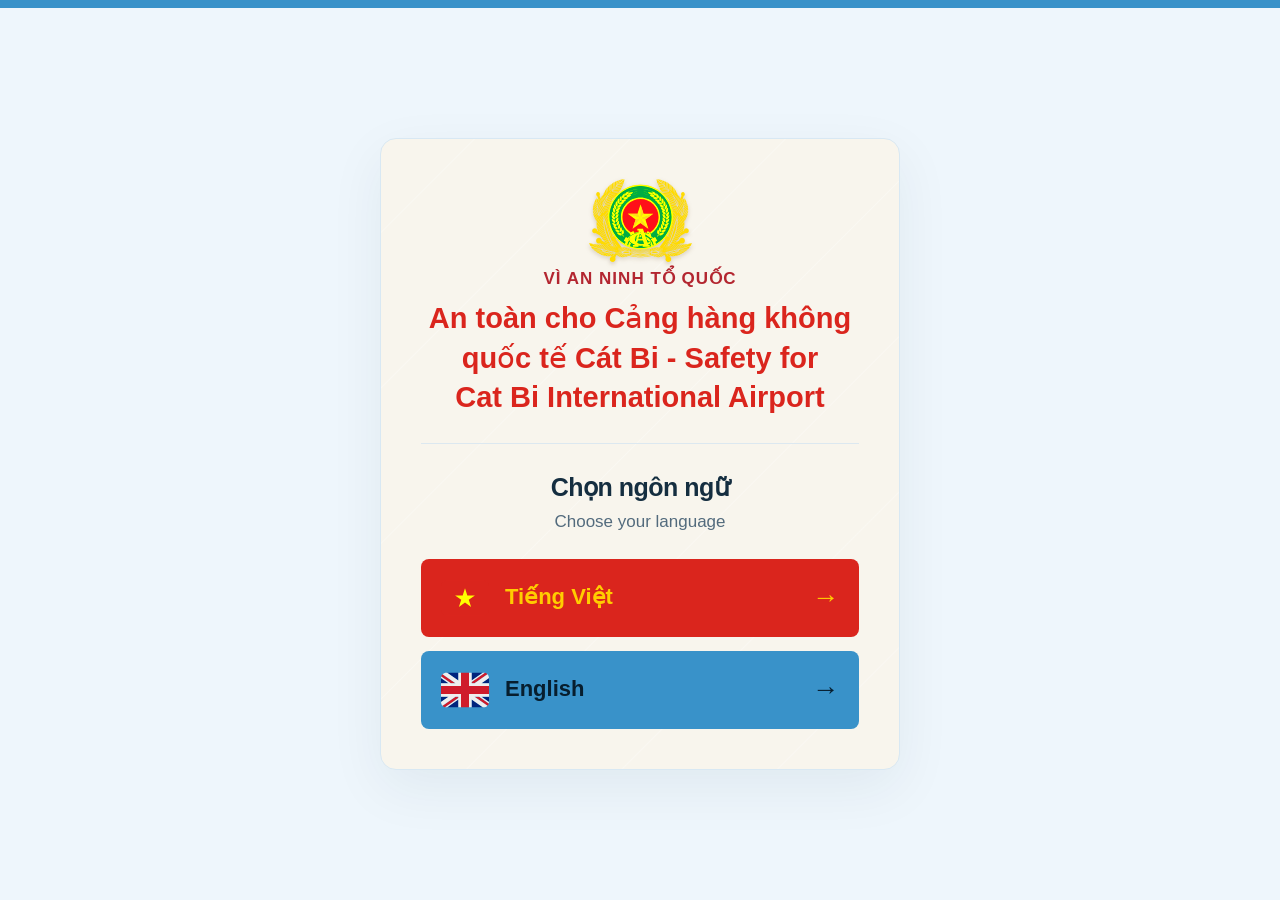
<file: index.html>
<!DOCTYPE html>

<html lang="vi">
<head>
<meta charset="utf-8"/>
<meta content="width=device-width,initial-scale=1" name="viewport"/>
<title>Cảng hàng không quốc tế Cát Bi | Choose your language</title>
<meta content="Chọn Tiếng Việt hoặc English để tìm hiểu thông tin an toàn hàng không tại Cảng hàng không quốc tế Cát Bi. Choose your language for Cát Bi aviation safety information." name="description"/>
<link href="data:image/svg+xml,%3Csvg xmlns='http://www.w3.org/2000/svg' viewBox='0 0 32 32'%3E%3Crect width='32' height='32' rx='8' fill='%230b2033'/%3E%3Cpath d='M16 5L20 14L28 16L20 19L18 27L14 27L12 19L4 16L12 14Z' fill='%23f4c45e'/%3E%3C/svg%3E" rel="icon" type="image/svg+xml"/>
<link href="style.css" rel="stylesheet"/>
<link href="vi.html" hreflang="vi" rel="alternate"/>
<link href="en.html" hreflang="en" rel="alternate"/>
<link href="./" hreflang="x-default" rel="alternate"/>
</head>
<body class="language-entry">
<main class="language-card">
<img alt="Biểu trưng Công an nhân dân" class="entry-emblem" height="81" src="cand-emblem.svg" width="100"/>
<p class="entry-location">VÌ AN NINH TỔ QUỐC</p>
<h1 class="agency-title">An toàn cho Cảng hàng không quốc tế Cát Bi - Safety for Cat Bi International Airport</h1>
<div class="entry-divider"></div>
<h2>Chọn ngôn ngữ</h2>
<p class="entry-instruction" lang="en">Choose your language</p>
<div class="language-options">
<a class="language-option language-vietnamese" href="vi.html" hreflang="vi" lang="vi">
<img alt="Cờ Việt Nam" height="48" src="flag-vn.svg" width="48"/>
<span>Tiếng Việt</span>
<span aria-hidden="true" class="entry-arrow">→</span>
</a>
<a class="language-option language-english" href="en.html" hreflang="en" lang="en">
<img alt="United Kingdom flag" height="48" src="flag-gb.svg" width="48"/>
<span>English</span>
<span aria-hidden="true" class="entry-arrow">→</span>
</a>
</div>
</main>
</body>
</html>
</file>
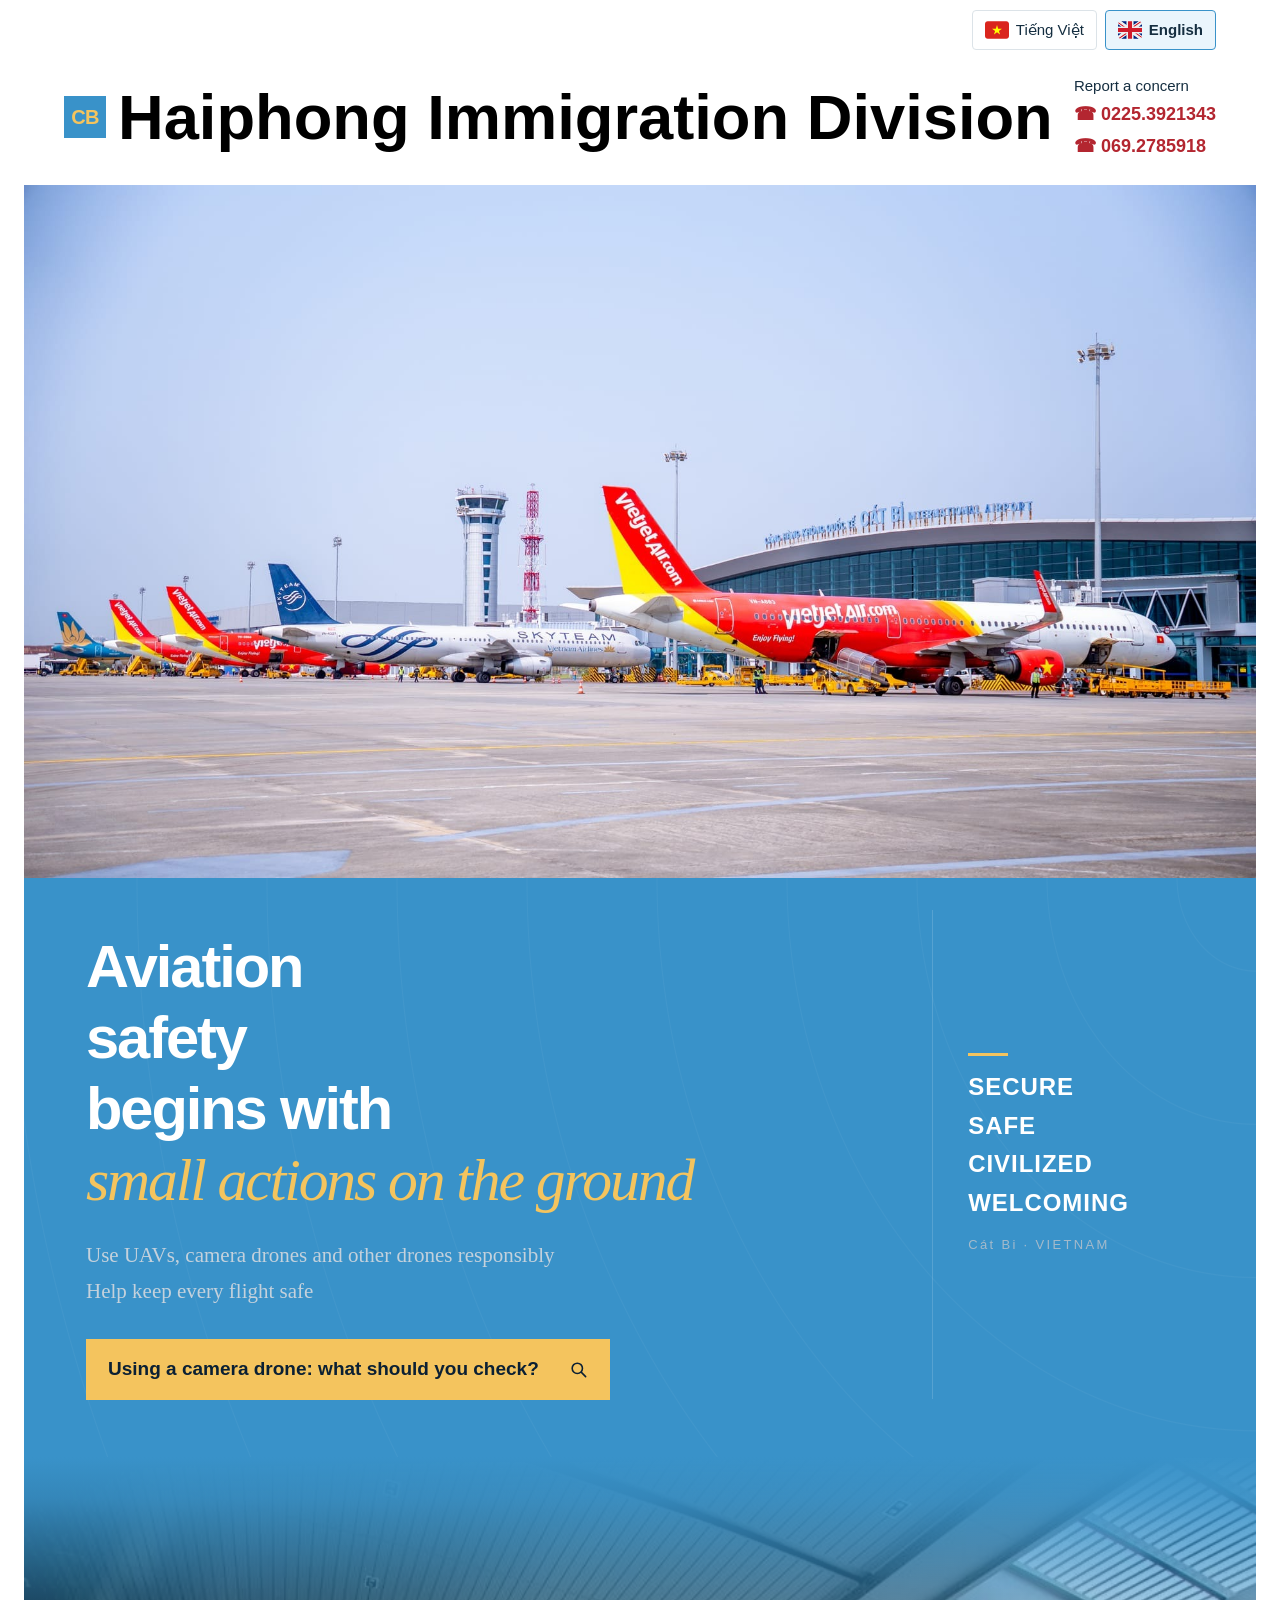
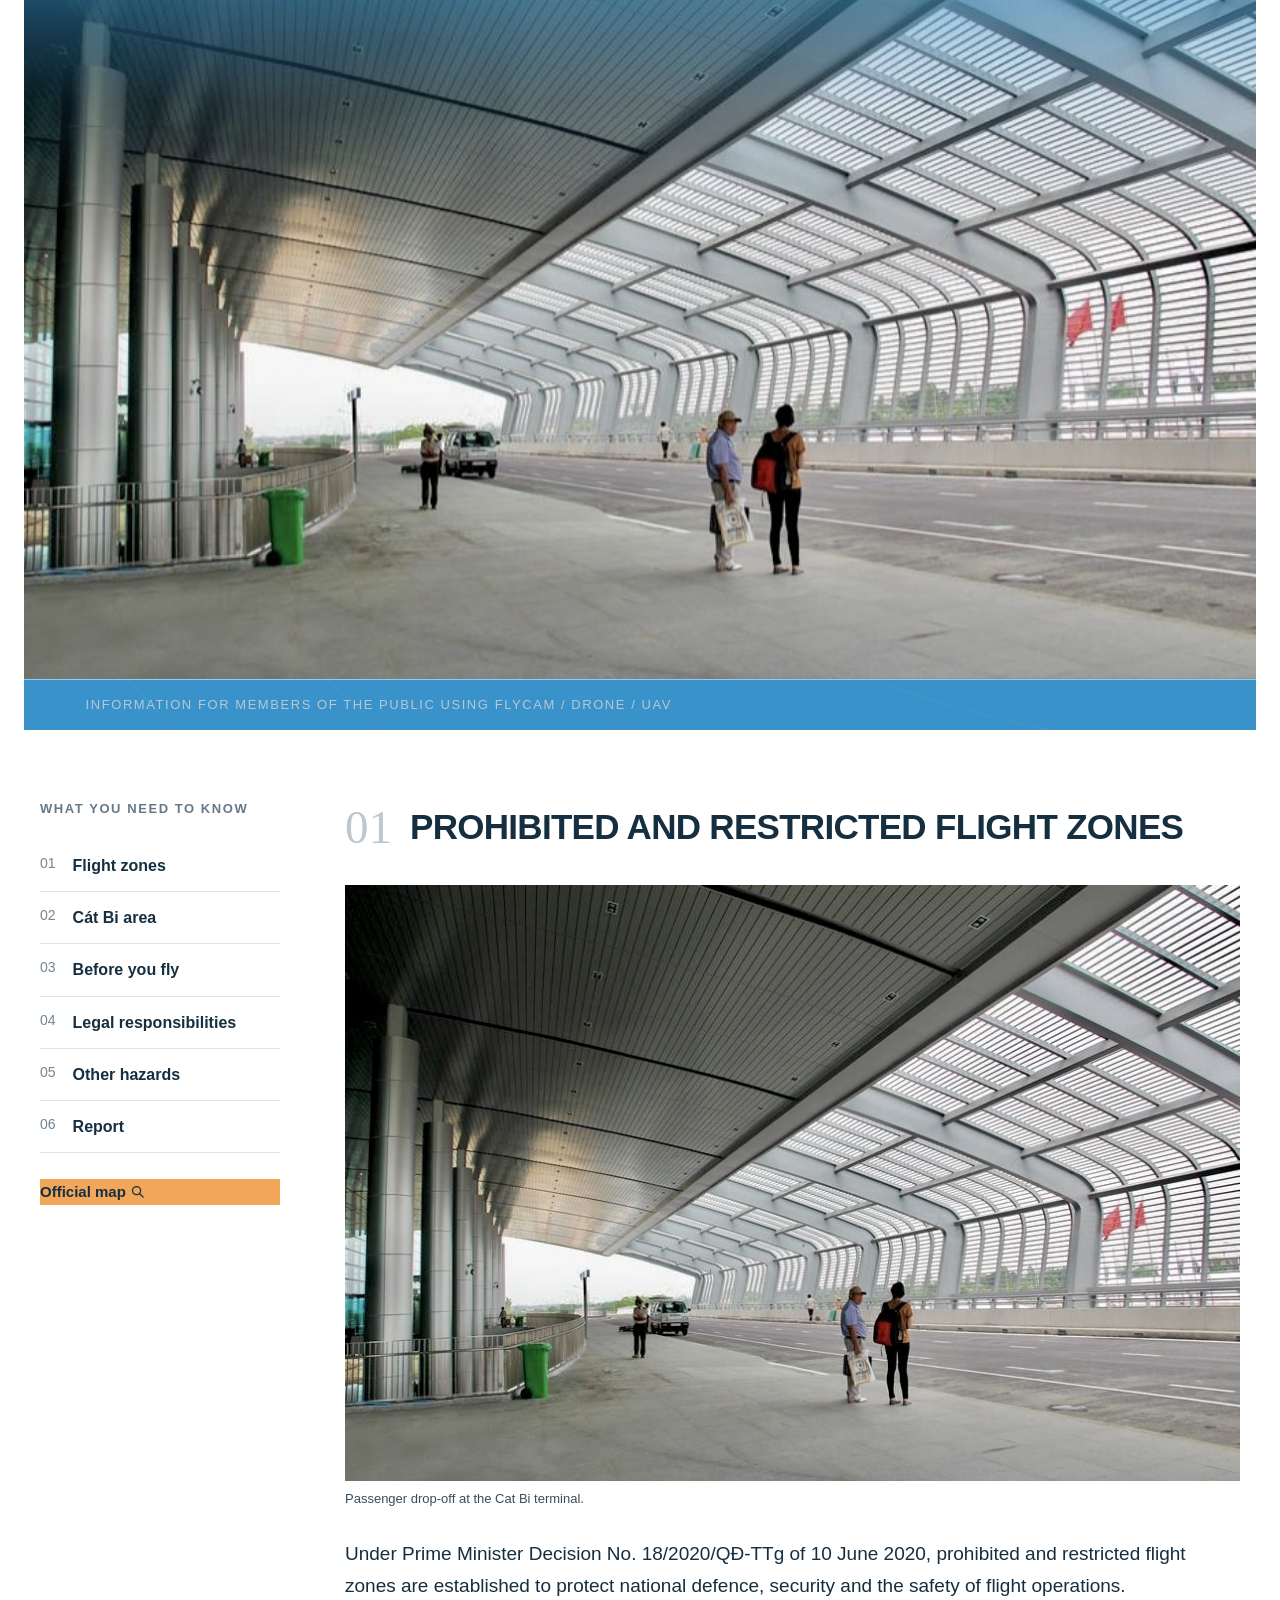
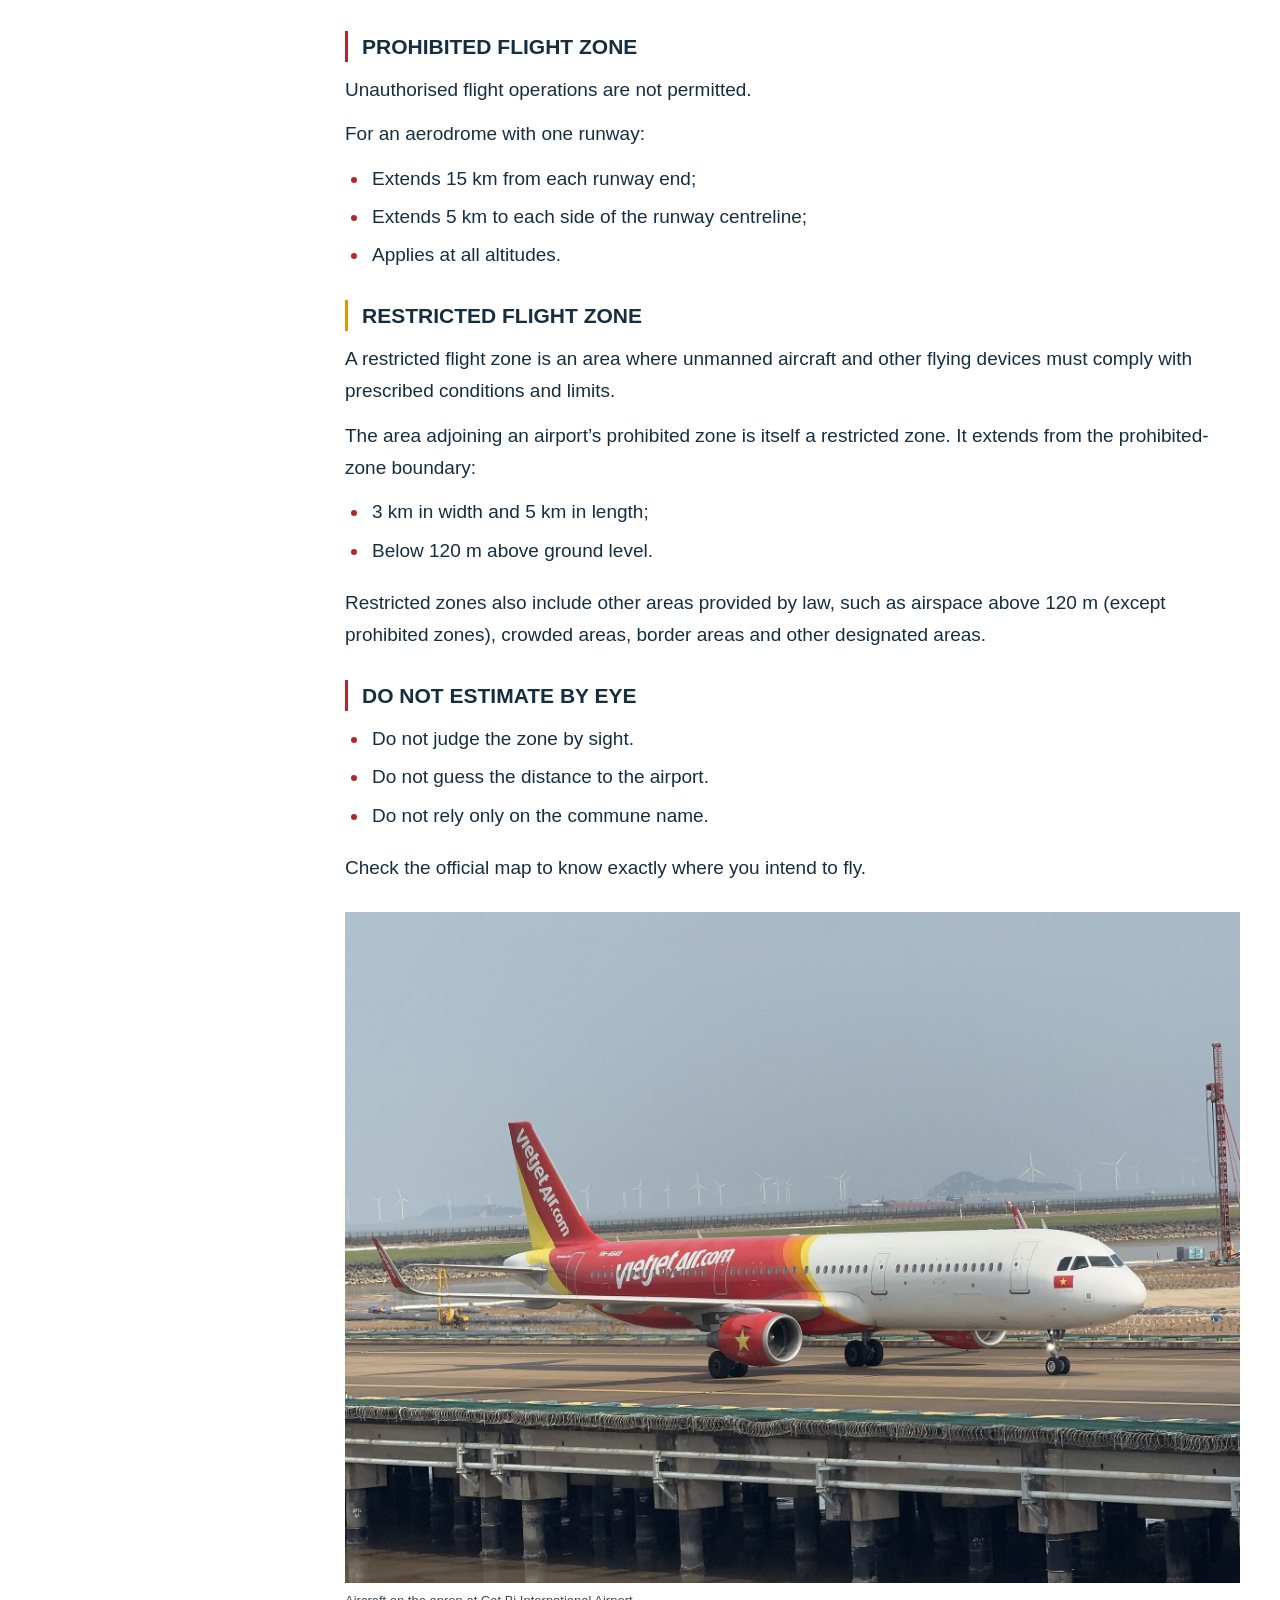
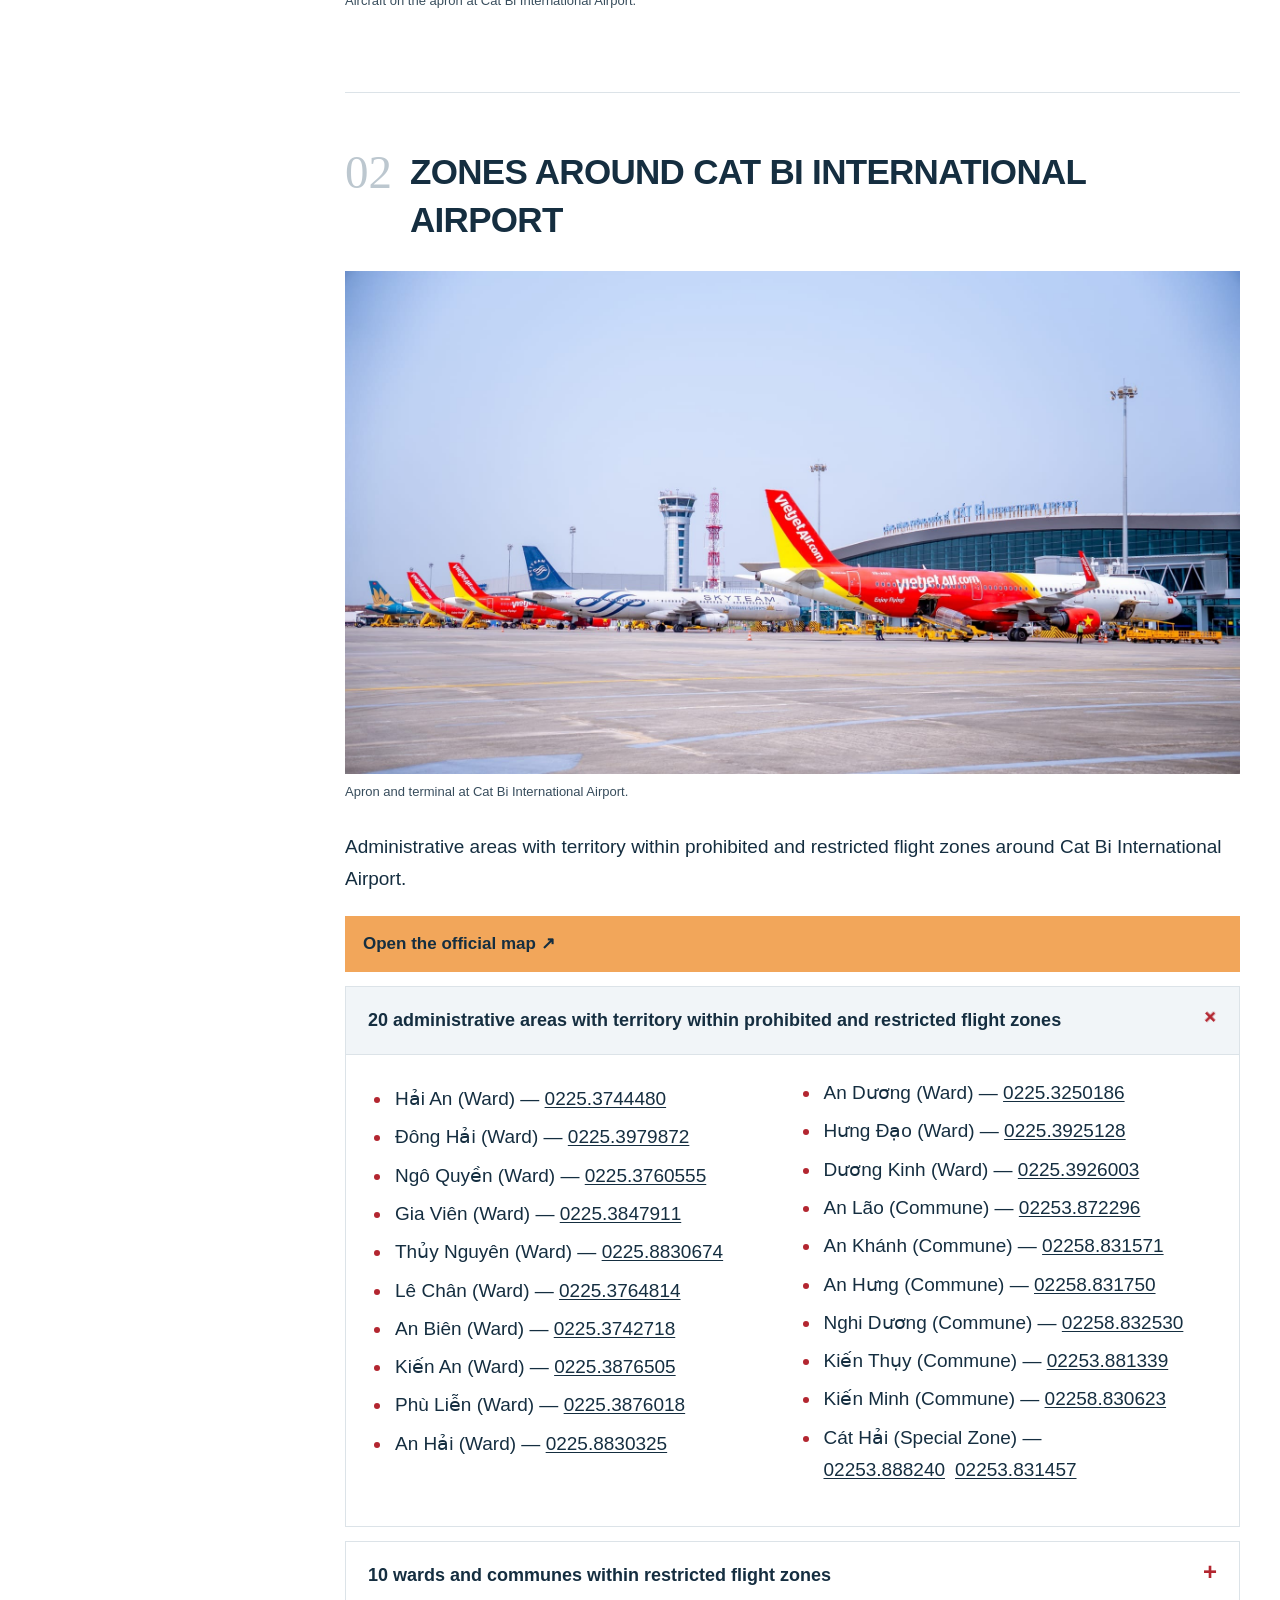
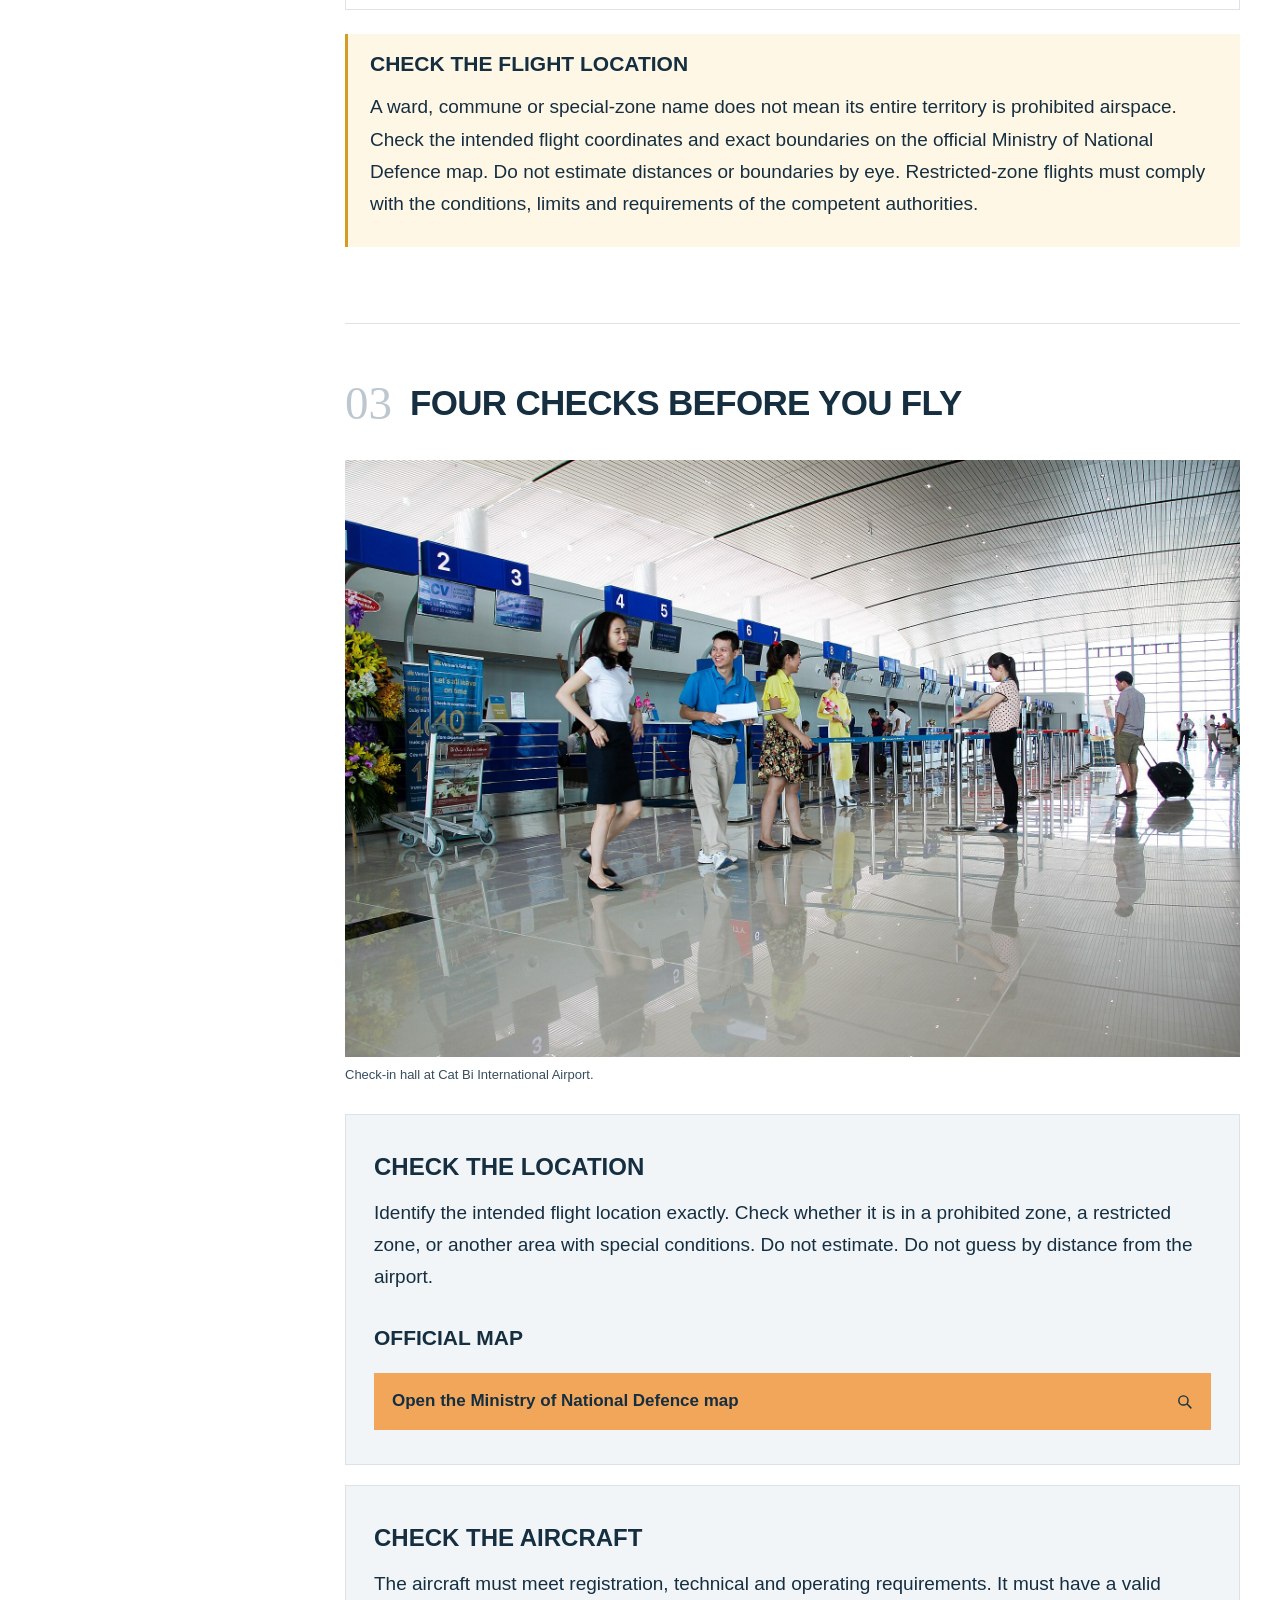
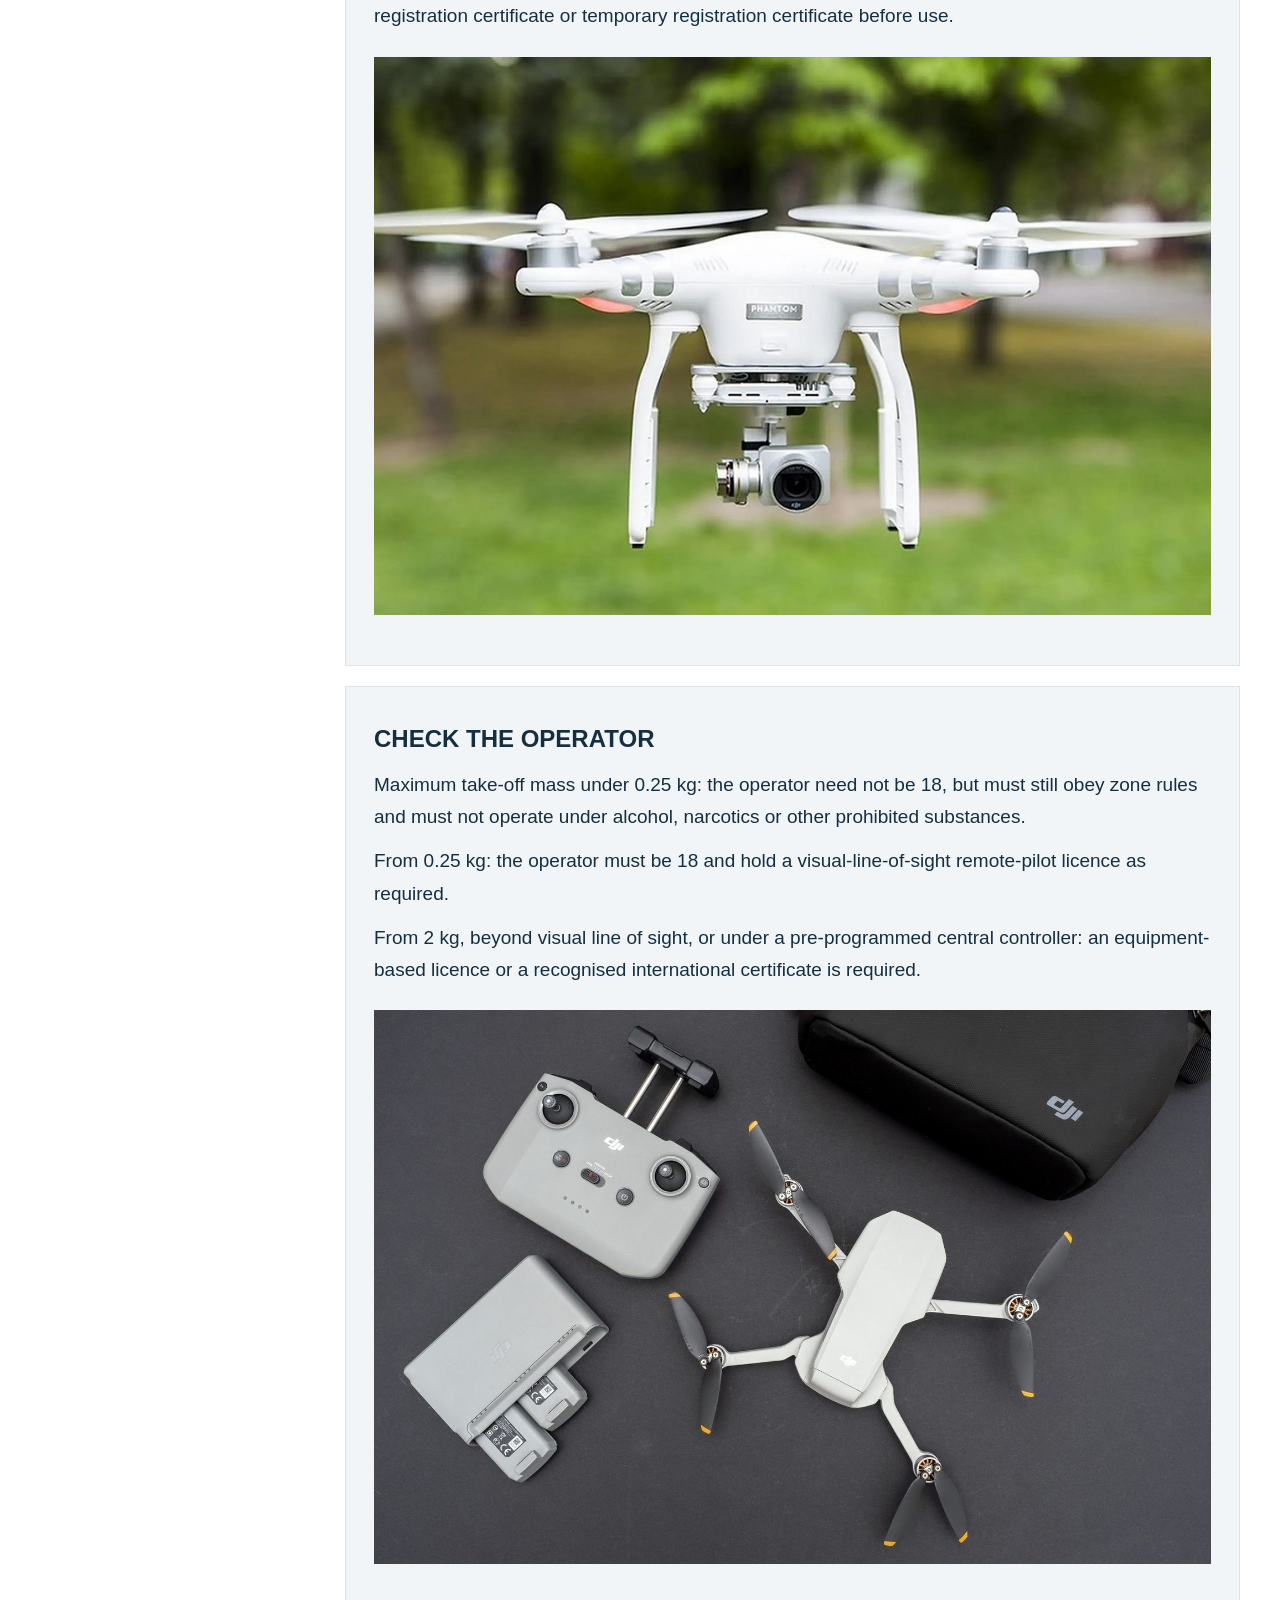
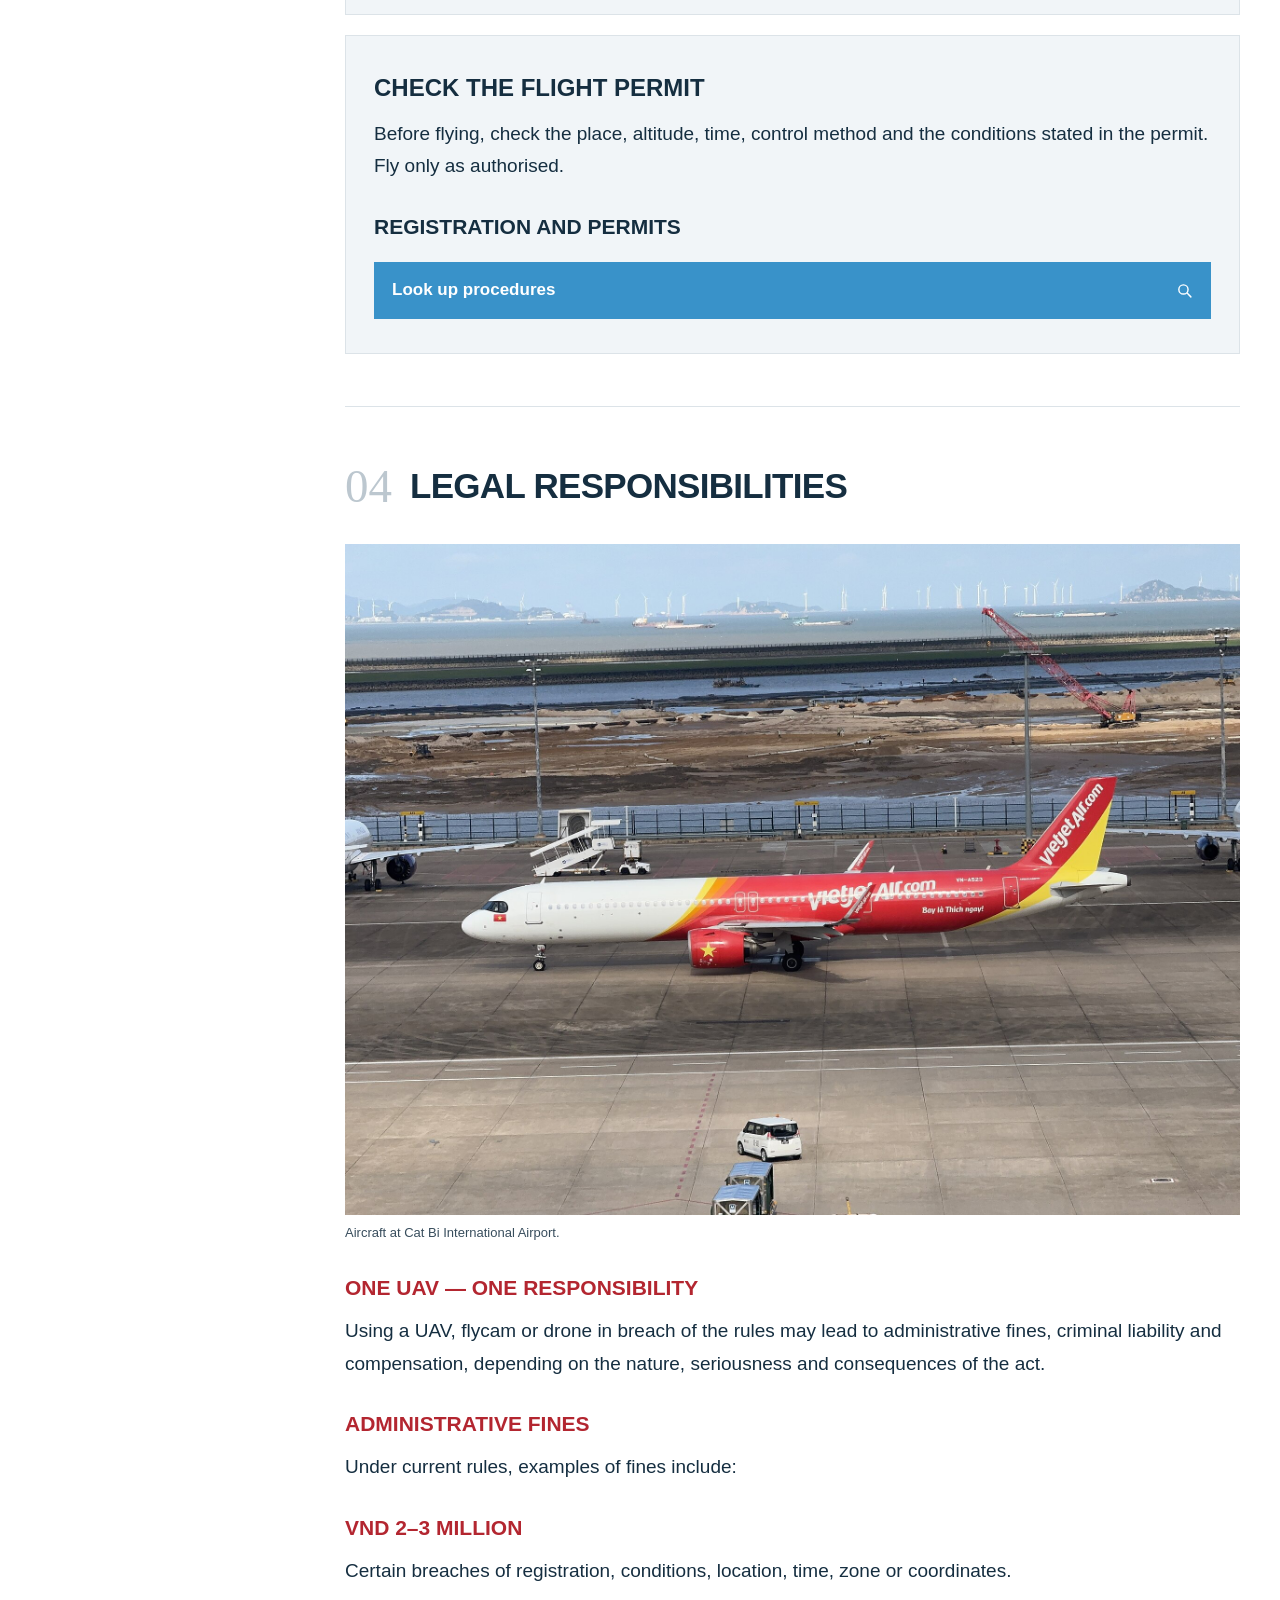
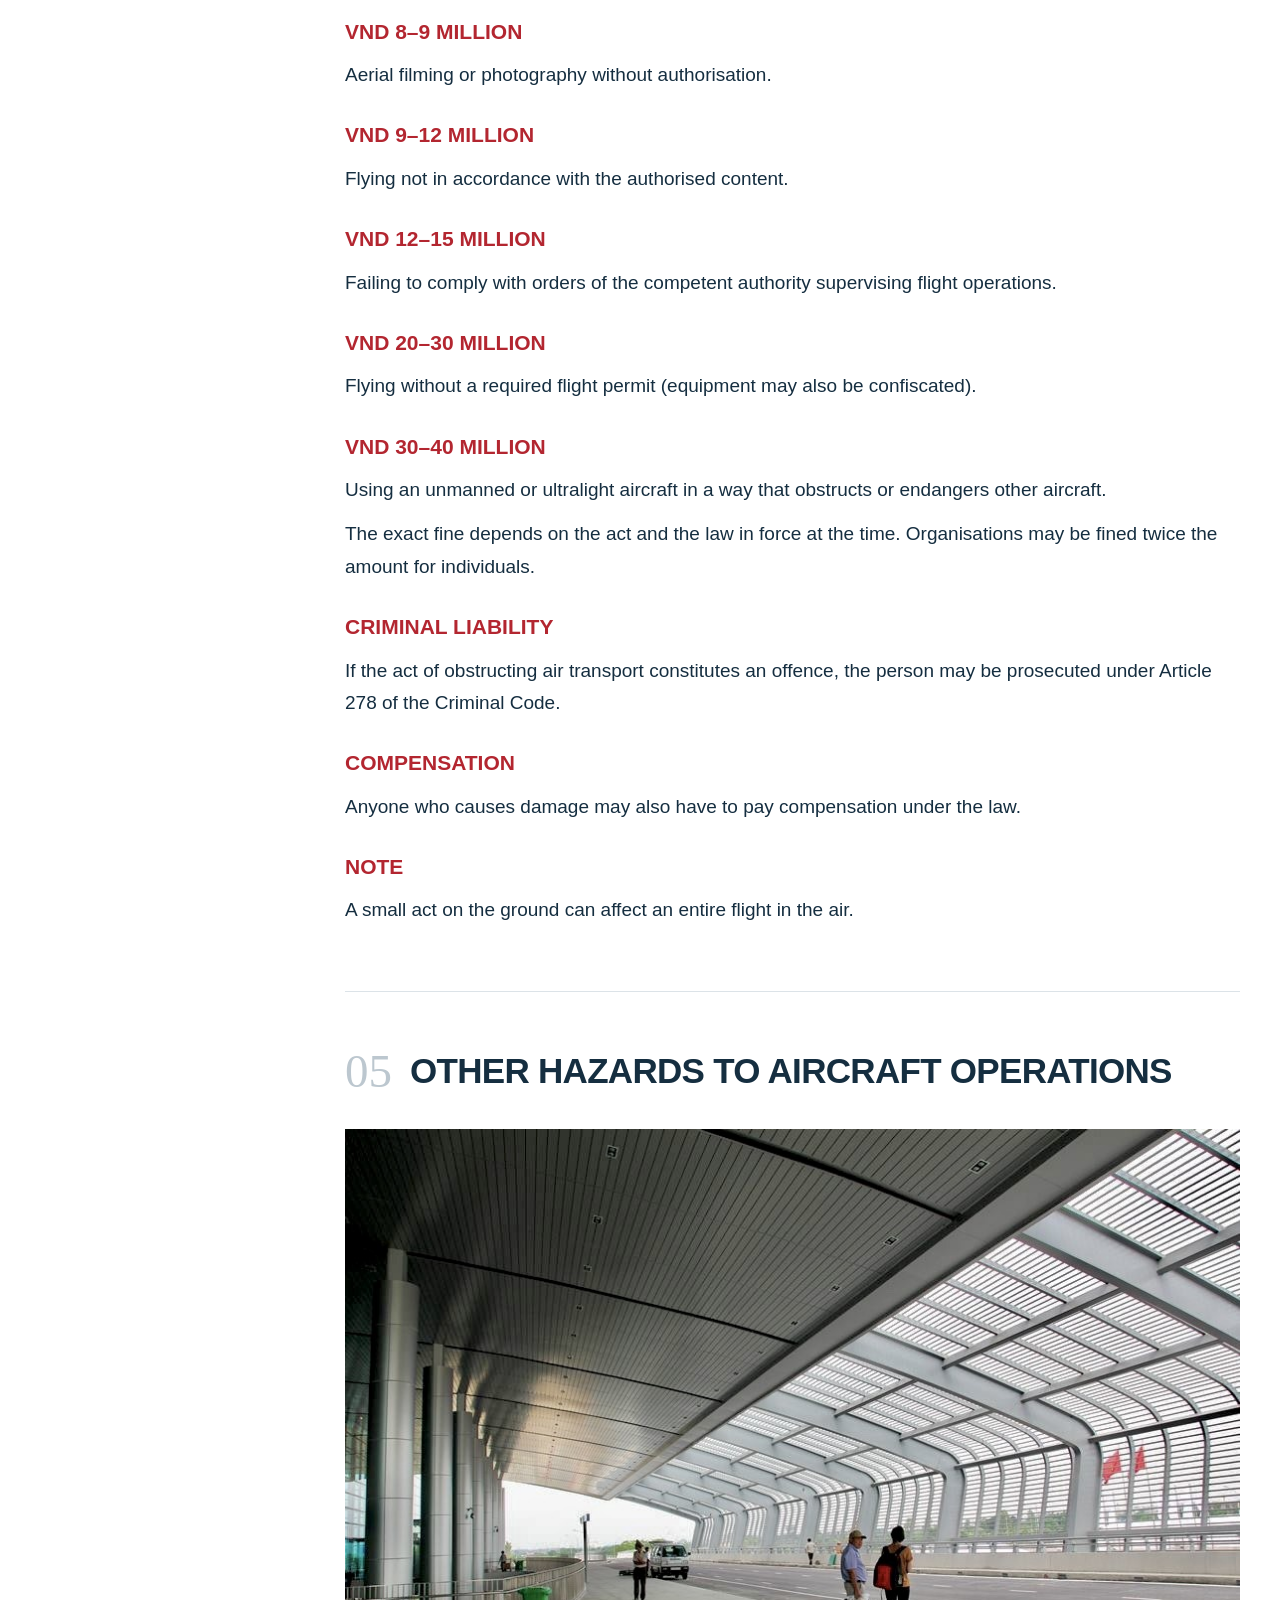
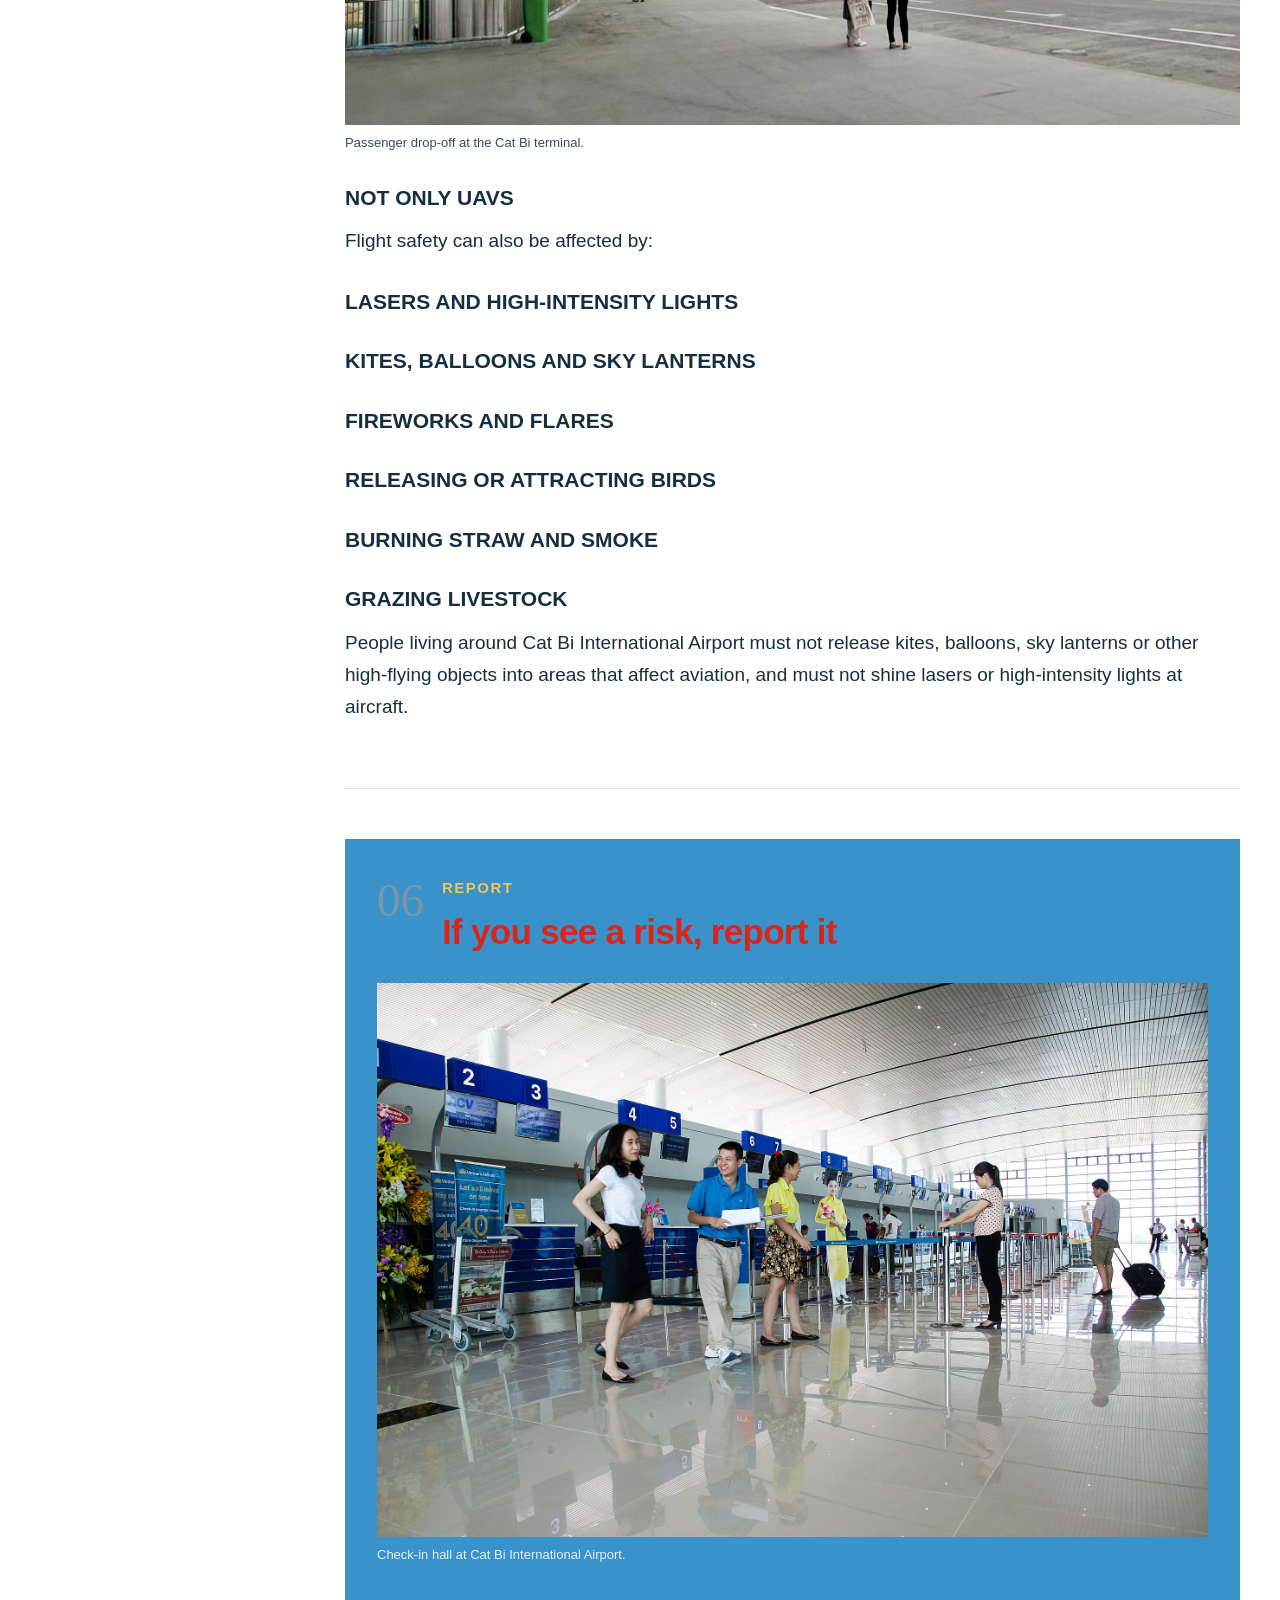
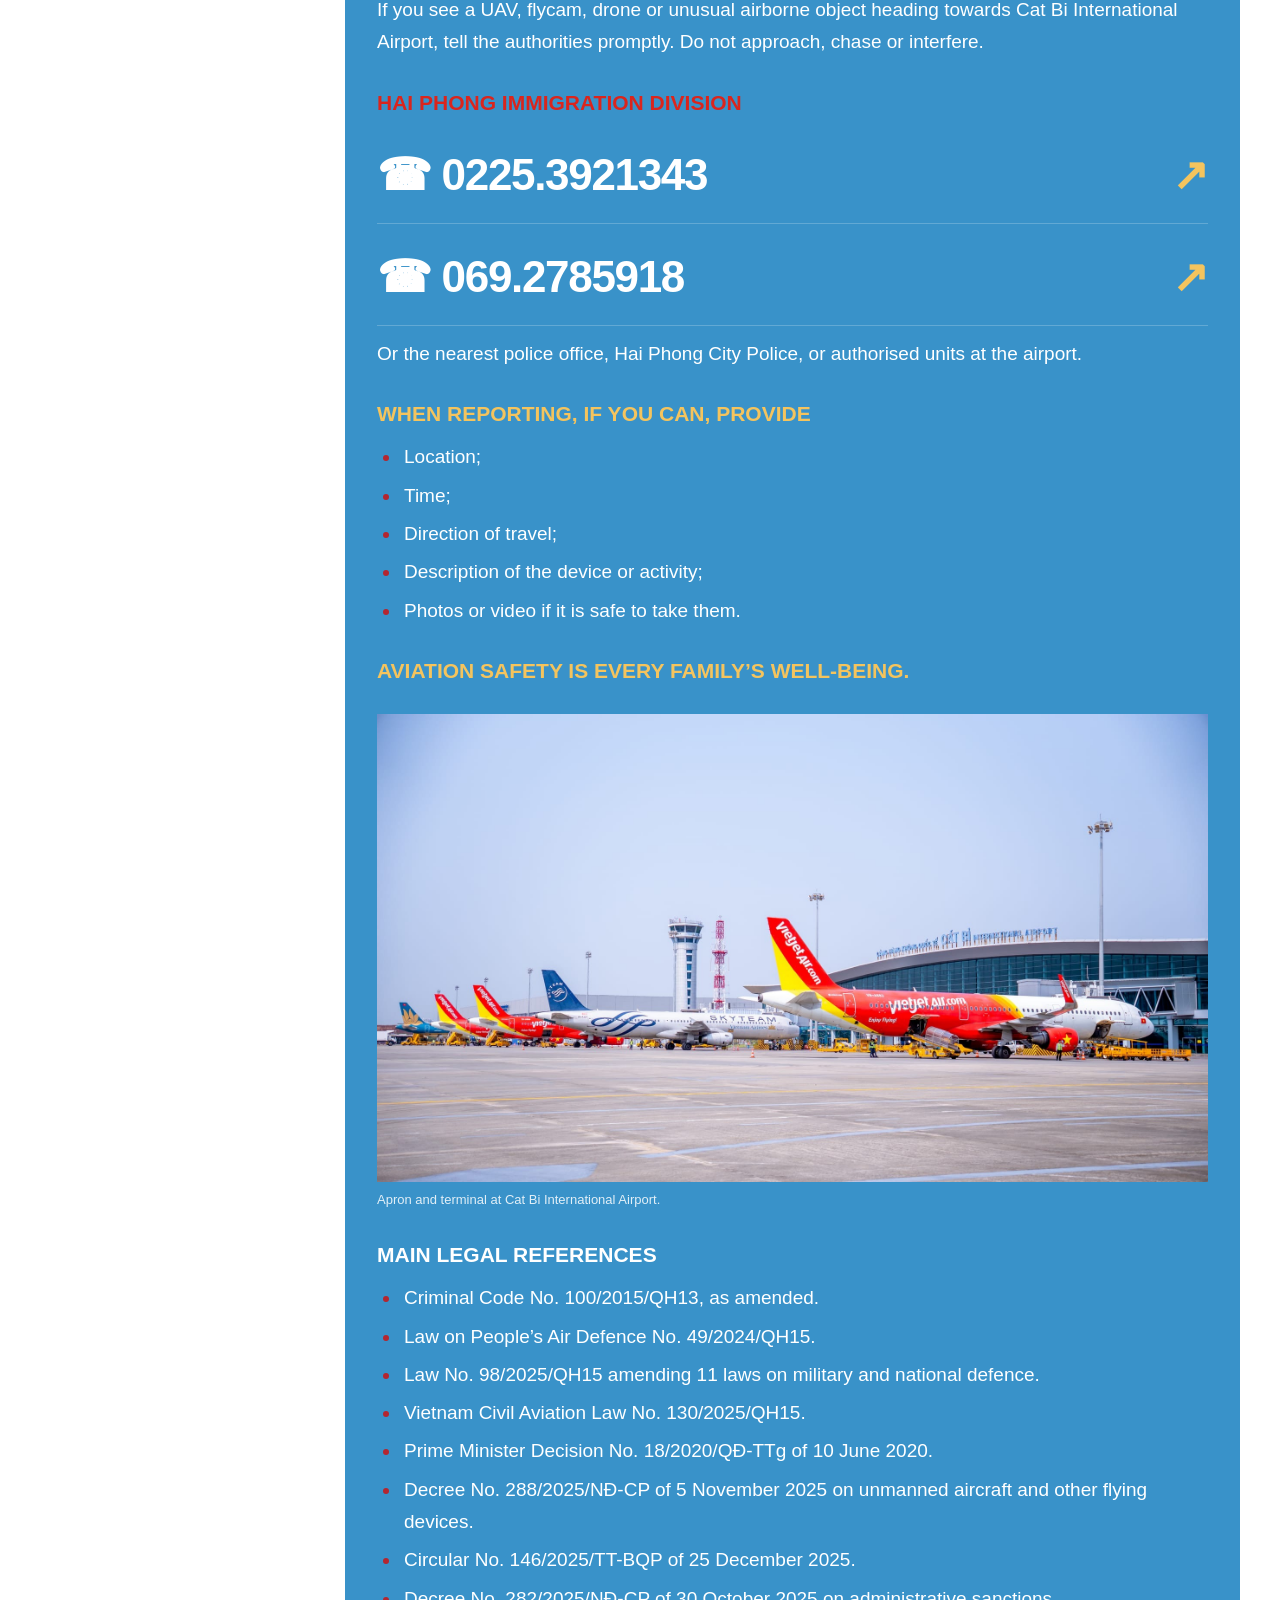
<file: en.html>
<!DOCTYPE html>

<html lang="en">
<head>
<meta charset="utf-8"/>
<meta content="width=device-width,initial-scale=1" name="viewport"/>
<title>Aviation Safety — Cát Bi</title>
<meta content="Information on prohibited and restricted flight zones, UAV responsibilities and aviation safety reporting at Cat Bi International Airport." name="description"/>
<link href="data:image/svg+xml,%3Csvg xmlns='http://www.w3.org/2000/svg' viewBox='0 0 32 32'%3E%3Crect width='32' height='32' rx='8' fill='%230b2033'/%3E%3Cpath d='M16 5L20 14L28 16L20 19L18 27L14 27L12 19L4 16L12 14Z' fill='%23f4c45e'/%3E%3C/svg%3E" rel="icon" type="image/svg+xml"/>
<link href="style.css" rel="stylesheet"/>
<link href="vi.html" hreflang="vi" rel="alternate"/>
<link href="en.html" hreflang="en" rel="alternate"/>
<link href="./" hreflang="x-default" rel="alternate"/>
<script defer="" src="fit-header.js?v=enfit3"></script>
</head>
<body>
<a class="skip" href="#noi-dung">Skip to content</a>
<nav aria-label="Language" class="language-switch">
<a href="vi.html" hreflang="vi" lang="vi"><img alt="" height="24" src="flag-vn.svg" width="24"/>Tiếng Việt</a>
<a aria-current="page" href="en.html" hreflang="en" lang="en"><img alt="" height="24" src="flag-gb.svg" width="24"/>English</a>
</nav>
<header>
<a class="brand" href="./">
<span class="brand-mark">CB</span>
<span class="agency-name">Haiphong Immigration Division</span>
</a>
<div class="header-phone"><span>Report a concern</span><div class="header-hotlines"><a href="tel:02253921343"><strong><span aria-hidden="true" class="contact-icon">☎</span> 0225.3921343</strong></a><a href="tel:0692785918"><strong><span aria-hidden="true" class="contact-icon">☎</span> 069.2785918</strong></a></div></div>
</header>
<main>
<div class="hero-banner hero-banner-full">
<img alt="Apron and terminal at Cat Bi International Airport" class="hero-banner-photo" height="1080" src="catbi-apron.jpg" width="1920"/>
</div>
<div class="hero">
<div class="hero-inner">
<div class="hero-copy">
<h1><span>Aviation</span> <span>safety</span> <span>begins with</span> <em>small actions on the ground</em></h1>
<p>Use UAVs, camera drones and other drones responsibly<br/>Help keep every flight safe</p>
<a class="hero-button" href="#muc-03">Using a camera drone: what should you check?
            <svg aria-hidden="true" class="map-search-icon" fill="none" height="18" stroke="currentColor" stroke-linecap="round" stroke-width="2" viewbox="0 0 24 24" width="18" xmlns="http://www.w3.org/2000/svg"><circle cx="10.5" cy="10.5" r="6.5"></circle><path d="m16 16 5 5"></path></svg>
</a>
</div>
<div class="hero-side">
<span class="hero-rule"></span>
<p>SECURE<br/>SAFE<br/>CIVILIZED<br/>WELCOMING</p>
<span class="hero-side-foot">Cát Bi · VIETNAM</span>
</div>
</div>
<div class="hero-sky">
<img alt="Passenger drop-off at the Cat Bi terminal" height="600" src="catbi-hall.jpg" width="900"/>
</div>
<div class="hero-bottom">
<span>INFORMATION FOR MEMBERS OF THE PUBLIC USING FLYCAM / DRONE / UAV</span>
</div>
</div>
<div class="page-layout" id="noi-dung">
<aside class="navigation">
<p>WHAT YOU NEED TO KNOW</p>
<nav>
<a href="#muc-01"><span>01</span>Flight zones</a>
<a href="#muc-02"><span>02</span>Cát Bi area</a>
<a href="#muc-03"><span>03</span>Before you fly</a>
<a href="#muc-04"><span>04</span>Legal responsibilities</a>
<a href="#muc-05"><span>05</span>Other hazards</a>
<a href="#muc-06"><span>06</span>Report</a>
</nav>
<a class="map-link" href="https://cambay.mod.gov.vn/" rel="noopener" target="_blank">Official map
          <svg aria-hidden="true" class="map-search-icon" fill="none" height="18" stroke="currentColor" stroke-linecap="round" stroke-width="2" viewbox="0 0 24 24" width="18" xmlns="http://www.w3.org/2000/svg"><circle cx="10.5" cy="10.5" r="6.5"></circle><path d="m16 16 5 5"></path></svg>
</a>
</aside>
<div class="content">
<section class="section section-1" id="muc-01">
<div class="section-heading">
<span class="section-no">01</span>
<div><h2>PROHIBITED AND RESTRICTED FLIGHT ZONES</h2></div>
</div>
<div class="section-body">
<figure class="airport-photo"><img alt="Passenger drop-off at the Cat Bi terminal" class="section-photo" height="600" loading="lazy" src="catbi-hall.jpg" width="900"/><figcaption>Passenger drop-off at the Cat Bi terminal.</figcaption></figure>
<p>Under Prime Minister Decision No. 18/2020/QĐ-TTg of 10 June 2020, prohibited and restricted flight zones are established to protect national defence, security and the safety of flight operations.</p>
<h3>PROHIBITED FLIGHT ZONE</h3>
<p>Unauthorised flight operations are not permitted.</p>
<p>For an aerodrome with one runway:</p>
<ul>
<li>Extends 15 km from each runway end;</li>
<li>Extends 5 km to each side of the runway centreline;</li>
<li>Applies at all altitudes.</li>
</ul>
<h3>RESTRICTED FLIGHT ZONE</h3>
<p>A restricted flight zone is an area where unmanned aircraft and other flying devices must comply with prescribed conditions and limits.</p>
<p>The area adjoining an airport’s prohibited zone is itself a restricted zone. It extends from the prohibited-zone boundary:</p>
<ul>
<li>3 km in width and 5 km in length;</li>
<li>Below 120 m above ground level.</li>
</ul>
<p>Restricted zones also include other areas provided by law, such as airspace above 120 m (except prohibited zones), crowded areas, border areas and other designated areas.</p>
<h3>DO NOT ESTIMATE BY EYE</h3>
<ul>
<li>Do not judge the zone by sight.</li>
<li>Do not guess the distance to the airport.</li>
<li>Do not rely only on the commune name.</li>
</ul>
<p>Check the official map to know exactly where you intend to fly.</p>
<figure class="airport-photo"><img alt="Aircraft on the apron at Cat Bi International Airport" class="section-photo" height="1440" loading="lazy" src="catbi-aircraft.jpg" width="1920"/><figcaption>Aircraft on the apron at Cat Bi International Airport.</figcaption></figure>
</div>
</section>
<section class="section section-2" id="muc-02"><div class="section-heading"><span class="section-no">02</span><div><h2>ZONES AROUND CAT BI INTERNATIONAL AIRPORT</h2></div></div><div class="section-body"><figure class="airport-photo"><img alt="Apron and terminal at Cat Bi International Airport" class="section-photo" height="1080" loading="lazy" src="catbi-apron.jpg" width="1920"/><figcaption>Apron and terminal at Cat Bi International Airport.</figcaption></figure><p>Administrative areas with territory within prohibited and restricted flight zones around Cat Bi International Airport.</p><a class="action" href="https://cambay.mod.gov.vn/" rel="noopener" target="_blank">Open the official map ↗</a><details class="province zone-group" data-zone-group="prohibited-and-restricted" open=""><summary><span>20 administrative areas with territory within prohibited and restricted flight zones</span><span aria-hidden="true" class="plus">+</span></summary><div><ul class="zone-list"><li data-area-name="Hải An">Hải An (Ward) — <a class="zone-phone" href="tel:02253744480">0225.3744480</a></li><li data-area-name="Đông Hải">Đông Hải (Ward) — <a class="zone-phone" href="tel:02253979872">0225.3979872</a></li><li data-area-name="Ngô Quyền">Ngô Quyền (Ward) — <a class="zone-phone" href="tel:02253760555">0225.3760555</a></li><li data-area-name="Gia Viên">Gia Viên (Ward) — <a class="zone-phone" href="tel:02253847911">0225.3847911</a></li><li data-area-name="Thủy Nguyên">Thủy Nguyên (Ward) — <a class="zone-phone" href="tel:02258830674">0225.8830674</a></li><li data-area-name="Lê Chân">Lê Chân (Ward) — <a class="zone-phone" href="tel:02253764814">0225.3764814</a></li><li data-area-name="An Biên">An Biên (Ward) — <a class="zone-phone" href="tel:02253742718">0225.3742718</a></li><li data-area-name="Kiến An">Kiến An (Ward) — <a class="zone-phone" href="tel:02253876505">0225.3876505</a></li><li data-area-name="Phù Liễn">Phù Liễn (Ward) — <a class="zone-phone" href="tel:02253876018">0225.3876018</a></li><li data-area-name="An Hải">An Hải (Ward) — <a class="zone-phone" href="tel:02258830325">0225.8830325</a></li><li data-area-name="An Dương">An Dương (Ward) — <a class="zone-phone" href="tel:02253250186">0225.3250186</a></li><li data-area-name="Hưng Đạo">Hưng Đạo (Ward) — <a class="zone-phone" href="tel:02253925128">0225.3925128</a></li><li data-area-name="Dương Kinh">Dương Kinh (Ward) — <a class="zone-phone" href="tel:02253926003">0225.3926003</a></li><li data-area-name="An Lão">An Lão (Commune) — <a class="zone-phone" href="tel:02253872296">02253.872296</a></li><li data-area-name="An Khánh">An Khánh (Commune) — <a class="zone-phone" href="tel:02258831571">02258.831571</a></li><li data-area-name="An Hưng">An Hưng (Commune) — <a class="zone-phone" href="tel:02258831750">02258.831750</a></li><li data-area-name="Nghi Dương">Nghi Dương (Commune) — <a class="zone-phone" href="tel:02258832530">02258.832530</a></li><li data-area-name="Kiến Thụy">Kiến Thụy (Commune) — <a class="zone-phone" href="tel:02253881339">02253.881339</a></li><li data-area-name="Kiến Minh">Kiến Minh (Commune) — <a class="zone-phone" href="tel:02258830623">02258.830623</a></li><li data-area-name="Cát Hải">Cát Hải (Special Zone) — <span class="zone-phones"><a class="zone-phone" href="tel:02253888240">02253.888240</a> <a class="zone-phone" href="tel:02253831457">02253.831457</a></span></li></ul></div></details><details class="province zone-group" data-zone-group="restricted"><summary><span>10 wards and communes within restricted flight zones</span><span aria-hidden="true" class="plus">+</span></summary><div><ul class="zone-list"><li data-area-name="Nam Triệu">Nam Triệu (Ward) — <a class="zone-phone" href="tel:02258831724">0225.8831724</a></li><li data-area-name="Hồng Bàng">Hồng Bàng (Ward) — <a class="zone-phone" href="tel:02253838856">0225.3838856</a></li><li data-area-name="Nam Đồ Sơn">Nam Đồ Sơn (Ward) — <a class="zone-phone" href="tel:02253561019">0225.3561019</a></li><li data-area-name="An Quang">An Quang (Commune) — <a class="zone-phone" href="tel:02258831867">02258.831867</a></li><li data-area-name="Quyết Thắng">Quyết Thắng (Commune) — <a class="zone-phone" href="tel:02258832063">02258.832063</a></li><li data-area-name="Tiên Lãng">Tiên Lãng (Commune) — <a class="zone-phone" href="tel:02253883311">02253.883311</a></li><li data-area-name="Tân Minh">Tân Minh (Commune) — <a class="zone-phone" href="tel:02203517555">02203.517555</a></li><li data-area-name="Tiên Minh">Tiên Minh (Commune) — <a class="zone-phone" href="tel:02258832864">02258.832864</a></li><li data-area-name="Kiến Hưng">Kiến Hưng (Commune) — <a class="zone-phone" href="tel:02258830530">02258.830530</a></li><li data-area-name="Kiến Hải">Kiến Hải (Commune) — <a class="zone-phone" href="tel:02258831610">02258.831610</a></li></ul></div></details><aside class="notice"><h3>CHECK THE FLIGHT LOCATION</h3><p>A ward, commune or special-zone name does not mean its entire territory is prohibited airspace. Check the intended flight coordinates and exact boundaries on the official Ministry of National Defence map. Do not estimate distances or boundaries by eye. Restricted-zone flights must comply with the conditions, limits and requirements of the competent authorities.</p></aside></div></section>
<section class="section section-3" id="muc-03">
<div class="section-heading">
<span class="section-no">03</span>
<div><h2>FOUR CHECKS BEFORE YOU FLY</h2></div>
</div>
<div class="section-body">
<figure class="airport-photo"><img alt="Check-in hall at Cat Bi International Airport" class="section-photo" height="1280" loading="lazy" src="catbi-checkin.jpg" width="1920"/><figcaption>Check-in hall at Cat Bi International Airport.</figcaption></figure>
<div class="checks">
<article class="check">
<h3>CHECK THE LOCATION</h3>
<p>Identify the intended flight location exactly. Check whether it is in a prohibited zone, a restricted zone, or another area with special conditions. Do not estimate. Do not guess by distance from the airport.</p>
<h3>OFFICIAL MAP</h3>
<a class="action" href="https://cambay.mod.gov.vn/" rel="noopener" target="_blank">Open the Ministry of National Defence map
                          <svg aria-hidden="true" class="map-search-icon" fill="none" height="18" stroke="currentColor" stroke-linecap="round" stroke-width="2" viewbox="0 0 24 24" width="18" xmlns="http://www.w3.org/2000/svg"><circle cx="10.5" cy="10.5" r="6.5"></circle><path d="m16 16 5 5"></path></svg>
</a>
</article>
<article class="check">
<h3>CHECK THE AIRCRAFT</h3>
<p>The aircraft must meet registration, technical and operating requirements. It must have a valid registration certificate or temporary registration certificate before use.</p>
<img alt="A camera drone in flight — check the aircraft before you fly" class="section-photo" height="900" loading="lazy" src="flycam-air.jpg" width="1600"/>
</article>
<article class="check">
<h3>CHECK THE OPERATOR</h3>
<p>Maximum take-off mass under 0.25 kg: the operator need not be 18, but must still obey zone rules and must not operate under alcohol, narcotics or other prohibited substances.</p>
<p>From 0.25 kg: the operator must be 18 and hold a visual-line-of-sight remote-pilot licence as required.</p>
<p>From 2 kg, beyond visual line of sight, or under a pre-programmed central controller: an equipment-based licence or a recognised international certificate is required.</p>
<img alt="Camera drone, controller and batteries — check the operator and the aircraft before you fly" class="section-photo" height="900" loading="lazy" src="flycam-kit.jpg" width="1600"/>
</article>
<article class="check">
<h3>CHECK THE FLIGHT PERMIT</h3>
<p>Before flying, check the place, altitude, time, control method and the conditions stated in the permit. Fly only as authorised.</p>
<h3>REGISTRATION AND PERMITS</h3>
<a class="action" href="https://dichvucong.mod.gov.vn/web/bo-quoc-phong/thu-tuc-hanh-chinh#/thu-tuc-hanh-chinh/5377" rel="noopener" target="_blank">Look up procedures
                          <svg aria-hidden="true" class="map-search-icon" fill="none" height="18" stroke="currentColor" stroke-linecap="round" stroke-width="2" viewbox="0 0 24 24" width="18" xmlns="http://www.w3.org/2000/svg"><circle cx="10.5" cy="10.5" r="6.5"></circle><path d="m16 16 5 5"></path></svg>
</a>
</article>
</div>
</div>
</section>
<section class="section section-4" id="muc-04">
<div class="section-heading">
<span class="section-no">04</span>
<div><h2>LEGAL RESPONSIBILITIES</h2></div>
</div>
<div class="section-body">
<figure class="airport-photo"><img alt="Aircraft at Cat Bi International Airport" class="section-photo" height="1440" loading="lazy" src="catbi-profile.jpg" width="1920"/><figcaption>Aircraft at Cat Bi International Airport.</figcaption></figure>
<h3>ONE UAV — ONE RESPONSIBILITY</h3>
<p>Using a UAV, flycam or drone in breach of the rules may lead to administrative fines, criminal liability and compensation, depending on the nature, seriousness and consequences of the act.</p>
<h3>ADMINISTRATIVE FINES</h3>
<p>Under current rules, examples of fines include:</p>
<h3>VND 2–3 MILLION</h3>
<p>Certain breaches of registration, conditions, location, time, zone or coordinates.</p>
<h3>VND 8–9 MILLION</h3>
<p>Aerial filming or photography without authorisation.</p>
<h3>VND 9–12 MILLION</h3>
<p>Flying not in accordance with the authorised content.</p>
<h3>VND 12–15 MILLION</h3>
<p>Failing to comply with orders of the competent authority supervising flight operations.</p>
<h3>VND 20–30 MILLION</h3>
<p>Flying without a required flight permit (equipment may also be confiscated).</p>
<h3>VND 30–40 MILLION</h3>
<p>Using an unmanned or ultralight aircraft in a way that obstructs or endangers other aircraft.</p>
<p>The exact fine depends on the act and the law in force at the time. Organisations may be fined twice the amount for individuals.</p>
<h3>CRIMINAL LIABILITY</h3>
<p>If the act of obstructing air transport constitutes an offence, the person may be prosecuted under Article 278 of the Criminal Code.</p>
<h3>COMPENSATION</h3>
<p>Anyone who causes damage may also have to pay compensation under the law.</p>
<h3>NOTE</h3>
<p>A small act on the ground can affect an entire flight in the air.</p>
</div>
</section>
<section class="section section-5" id="muc-05">
<div class="section-heading">
<span class="section-no">05</span>
<div><h2>OTHER HAZARDS TO AIRCRAFT OPERATIONS</h2></div>
</div>
<div class="section-body">
<figure class="airport-photo"><img alt="Passenger drop-off at the Cat Bi terminal" class="section-photo" height="600" loading="lazy" src="catbi-hall.jpg" width="900"/><figcaption>Passenger drop-off at the Cat Bi terminal.</figcaption></figure>
<h3>NOT ONLY UAVS</h3>
<p>Flight safety can also be affected by:</p>
<h3>LASERS AND HIGH-INTENSITY LIGHTS</h3>
<h3>KITES, BALLOONS AND SKY LANTERNS</h3>
<h3>FIREWORKS AND FLARES</h3>
<h3>RELEASING OR ATTRACTING BIRDS</h3>
<h3>BURNING STRAW AND SMOKE</h3>
<h3>GRAZING LIVESTOCK</h3>
<p>People living around Cat Bi International Airport must not release kites, balloons, sky lanterns or other high-flying objects into areas that affect aviation, and must not shine lasers or high-intensity lights at aircraft.</p>
</div>
</section>
<section class="section section-6" id="muc-06">
<div class="section-heading">
<span class="section-no">06</span>
<div>
<span class="eyebrow">Report</span>
<h2>If you see a risk, report it</h2>
</div>
</div>
<div class="section-body">
<figure class="airport-photo"><img alt="Check-in hall at Cat Bi International Airport" class="section-photo" height="1280" loading="lazy" src="catbi-checkin.jpg" width="1920"/><figcaption>Check-in hall at Cat Bi International Airport.</figcaption></figure>
<p>If you see a UAV, flycam, drone or unusual airborne object heading towards Cat Bi International Airport, tell the authorities promptly. Do not approach, chase or interfere.</p>
<h3 class="agency-contact">HAI PHONG IMMIGRATION DIVISION</h3>
<div class="contact-hotlines"><a class="phone" href="tel:02253921343"><span class="contact-number"><span aria-hidden="true" class="contact-icon">☎</span> 0225.3921343</span><span aria-hidden="true">↗</span></a><a class="phone" href="tel:0692785918"><span class="contact-number"><span aria-hidden="true" class="contact-icon">☎</span> 069.2785918</span><span aria-hidden="true">↗</span></a></div>
<p>Or the nearest police office, Hai Phong City Police, or authorised units at the airport.</p>
<h3>WHEN REPORTING, IF YOU CAN, PROVIDE</h3>
<ul>
<li>Location;</li>
<li>Time;</li>
<li>Direction of travel;</li>
<li>Description of the device or activity;</li>
<li>Photos or video if it is safe to take them.</li>
</ul>
<h3>AVIATION SAFETY IS EVERY FAMILY’S WELL-BEING.</h3>
<figure class="airport-photo"><img alt="Apron and terminal at Cat Bi International Airport" class="section-photo" height="1080" loading="lazy" src="catbi-apron.jpg" width="1920"/><figcaption>Apron and terminal at Cat Bi International Airport.</figcaption></figure>
<div class="legal-references">
<h3>MAIN LEGAL REFERENCES</h3>
<ul>
<li>Criminal Code No. 100/2015/QH13, as amended.</li>
<li>Law on People’s Air Defence No. 49/2024/QH15.</li>
<li>Law No. 98/2025/QH15 amending 11 laws on military and national defence.</li>
<li>Vietnam Civil Aviation Law No. 130/2025/QH15.</li>
<li>Prime Minister Decision No. 18/2020/QĐ-TTg of 10 June 2020.</li>
<li>Decree No. 288/2025/NĐ-CP of 5 November 2025 on unmanned aircraft and other flying devices.</li>
<li>Circular No. 146/2025/TT-BQP of 25 December 2025.</li>
<li>Decree No. 282/2025/NĐ-CP of 30 October 2025 on administrative sanctions.</li>
<li>Decree No. 347/2026/NĐ-CP of 8 September 2026 amending Decree No. 282/2025/NĐ-CP.</li>
<li>And other related legal instruments.</li>
</ul>
<p>Thank you.</p>
</div>
</div>
</section>
</div>
</div>
</main>
<footer>
<strong>For peace on every journey.</strong>
<a href="#">Back to top ↑</a>
</footer>
<div class="mobile-bar">
<a href="https://cambay.mod.gov.vn/" rel="noopener" target="_blank">Official map
      <svg aria-hidden="true" class="map-search-icon" fill="none" height="18" stroke="currentColor" stroke-linecap="round" stroke-width="2" viewbox="0 0 24 24" width="18" xmlns="http://www.w3.org/2000/svg"><circle cx="10.5" cy="10.5" r="6.5"></circle><path d="m16 16 5 5"></path></svg>
</a>
<a aria-label="Report a concern 0225.3921343" href="tel:02253921343">0225.3921343</a><a aria-label="Report a concern 069.2785918" href="tel:0692785918">069.2785918</a>
</div>
</body>
</html>
</file>
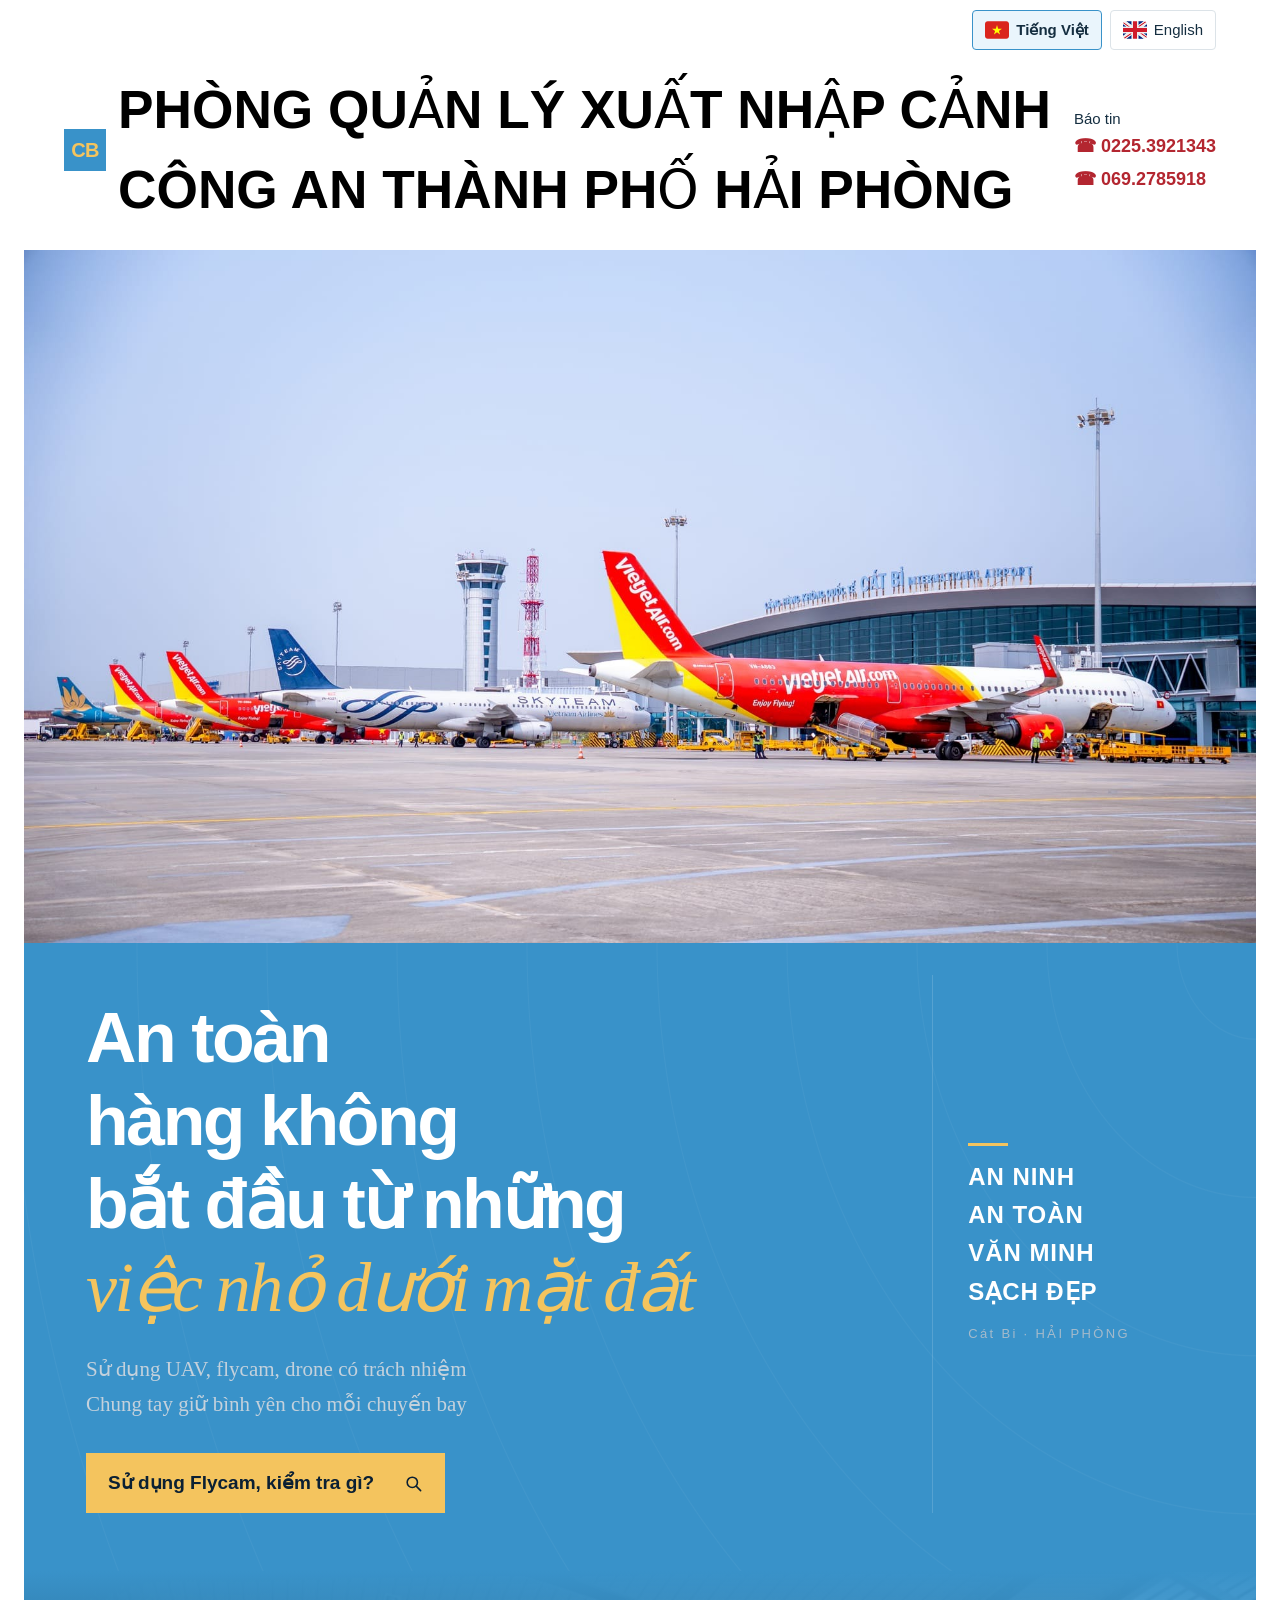
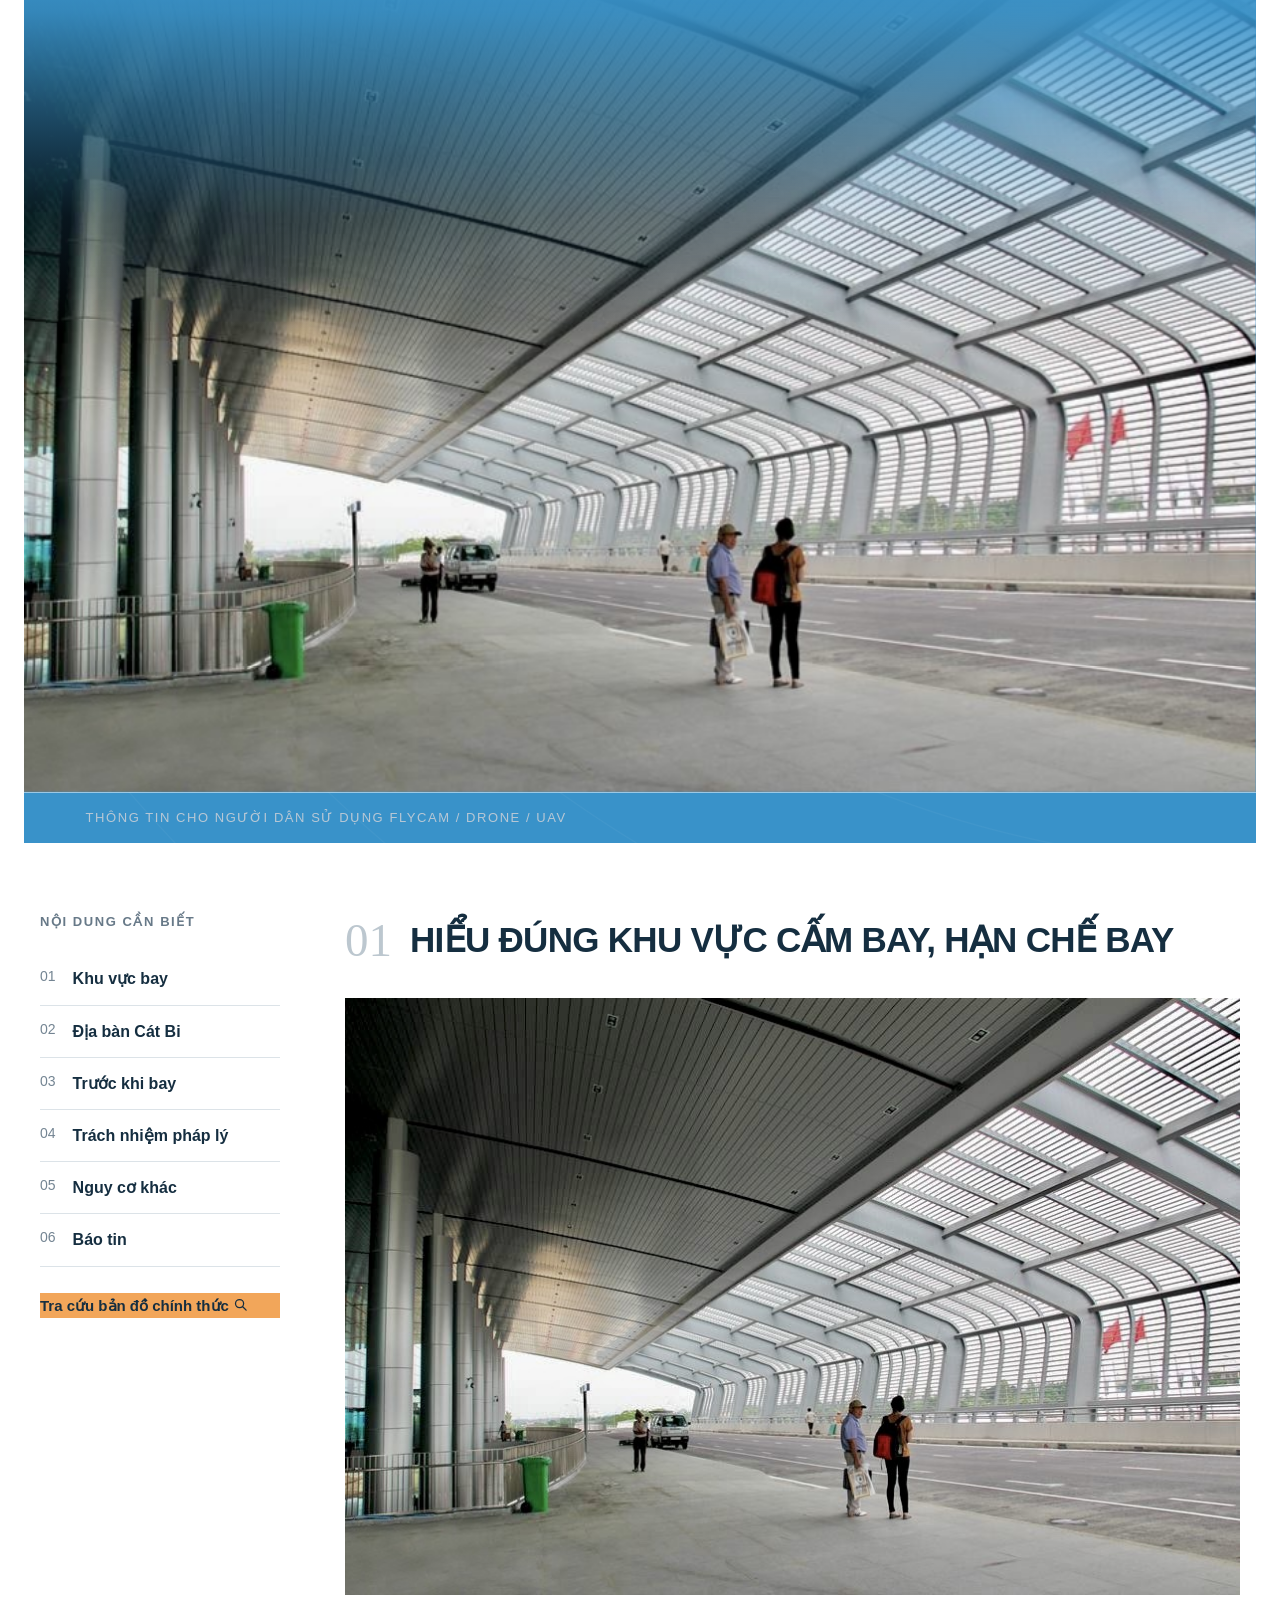
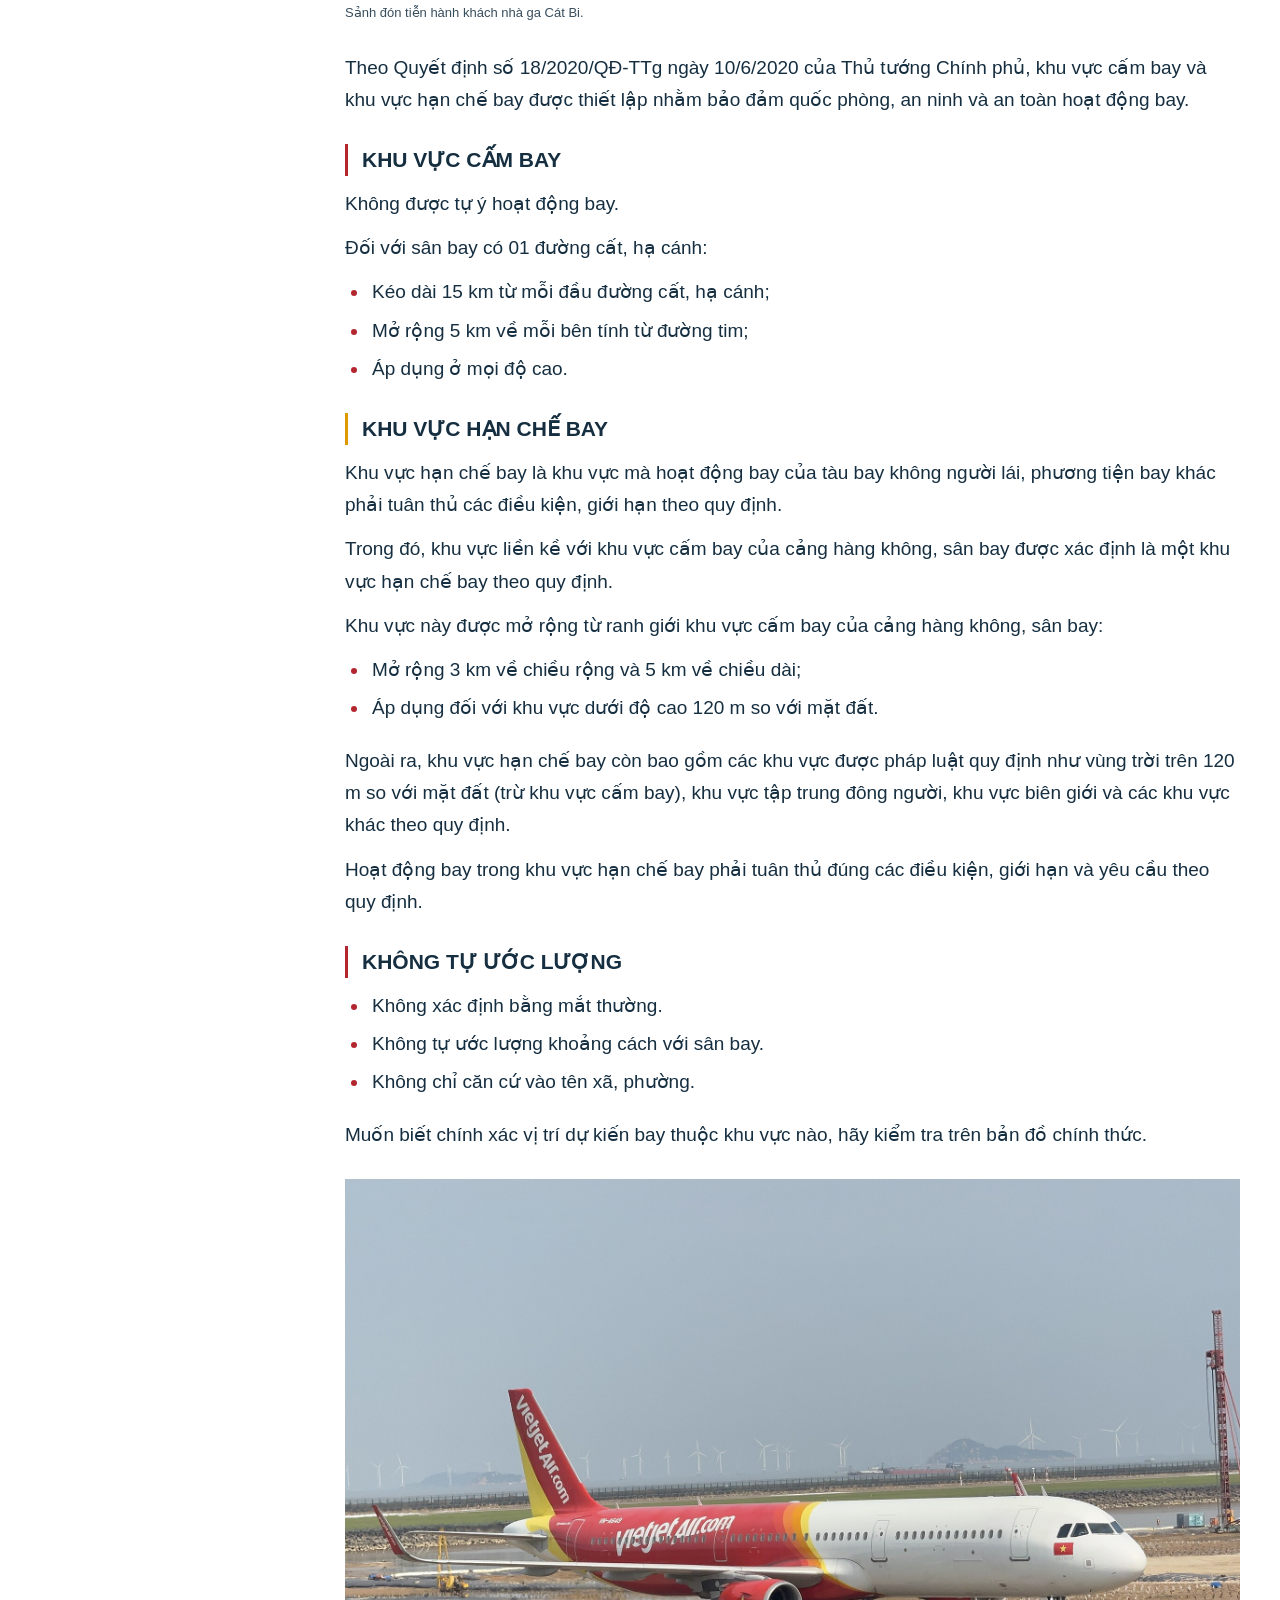
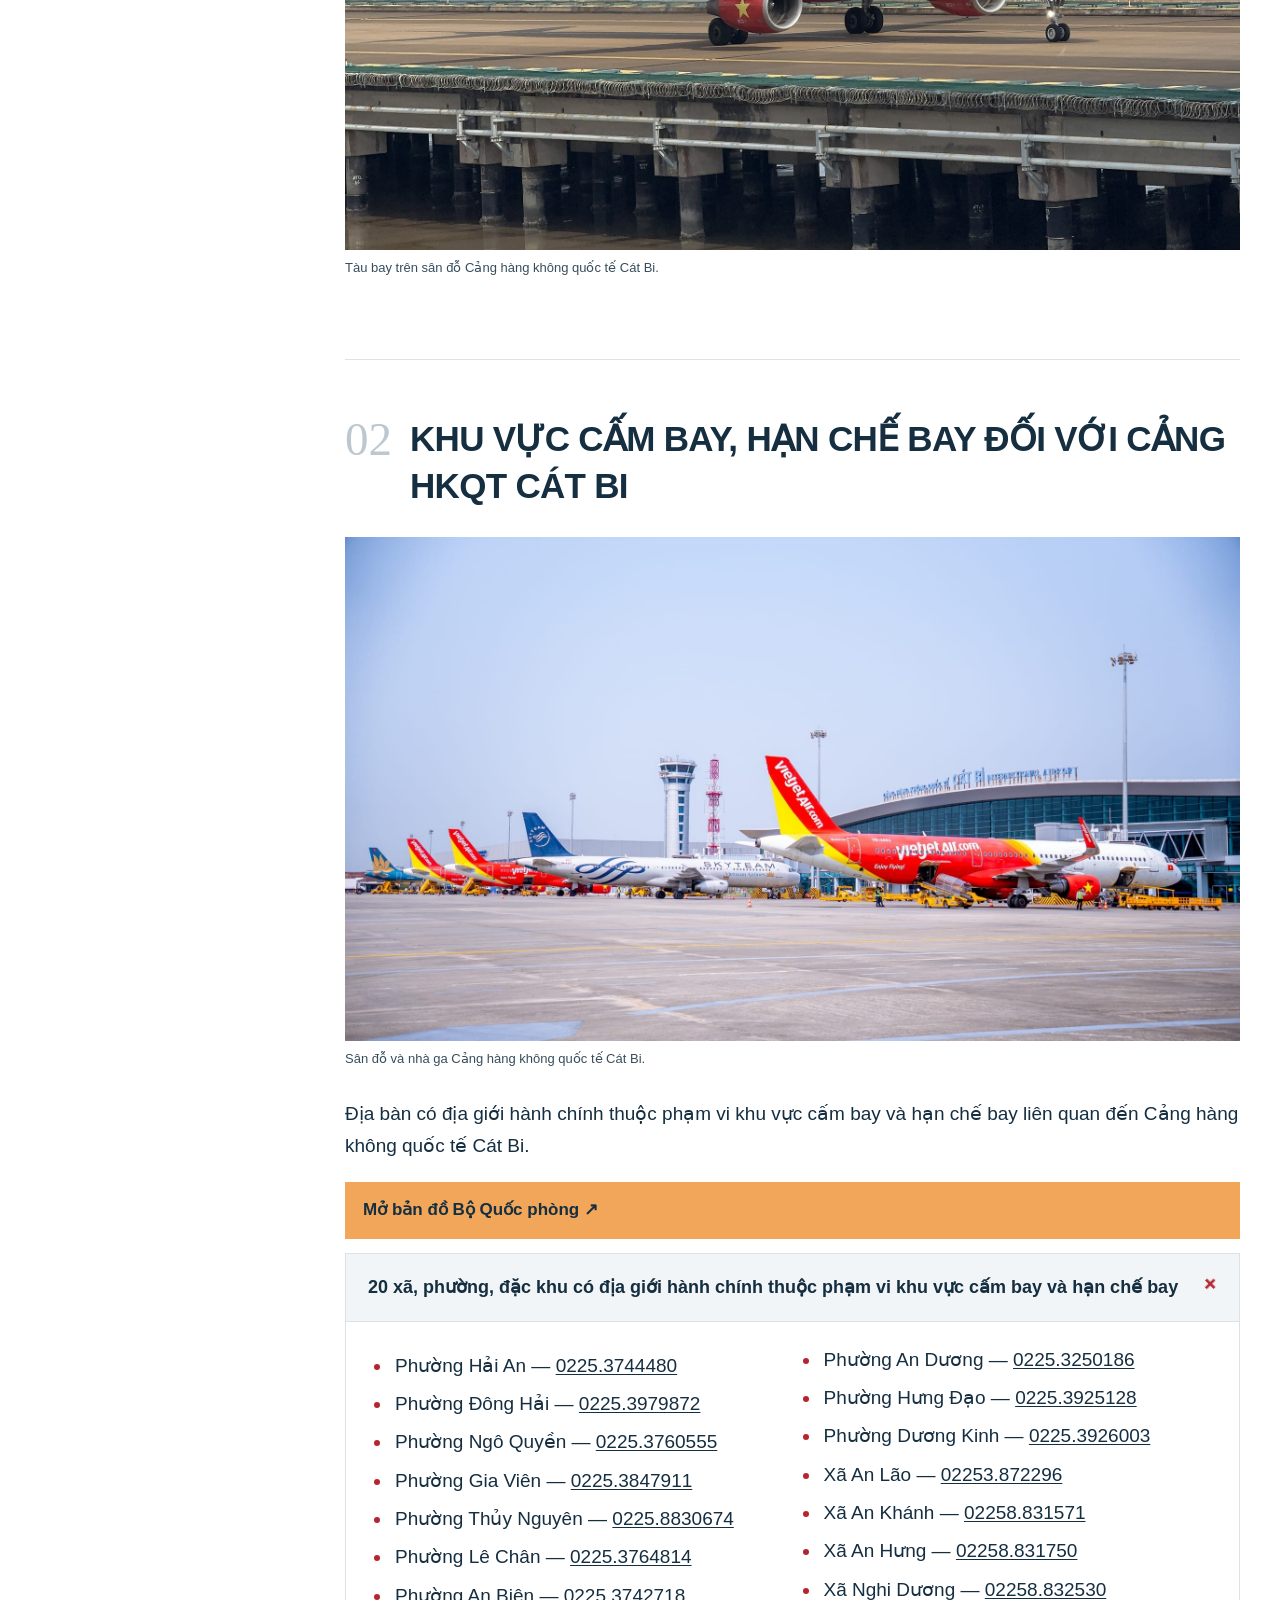
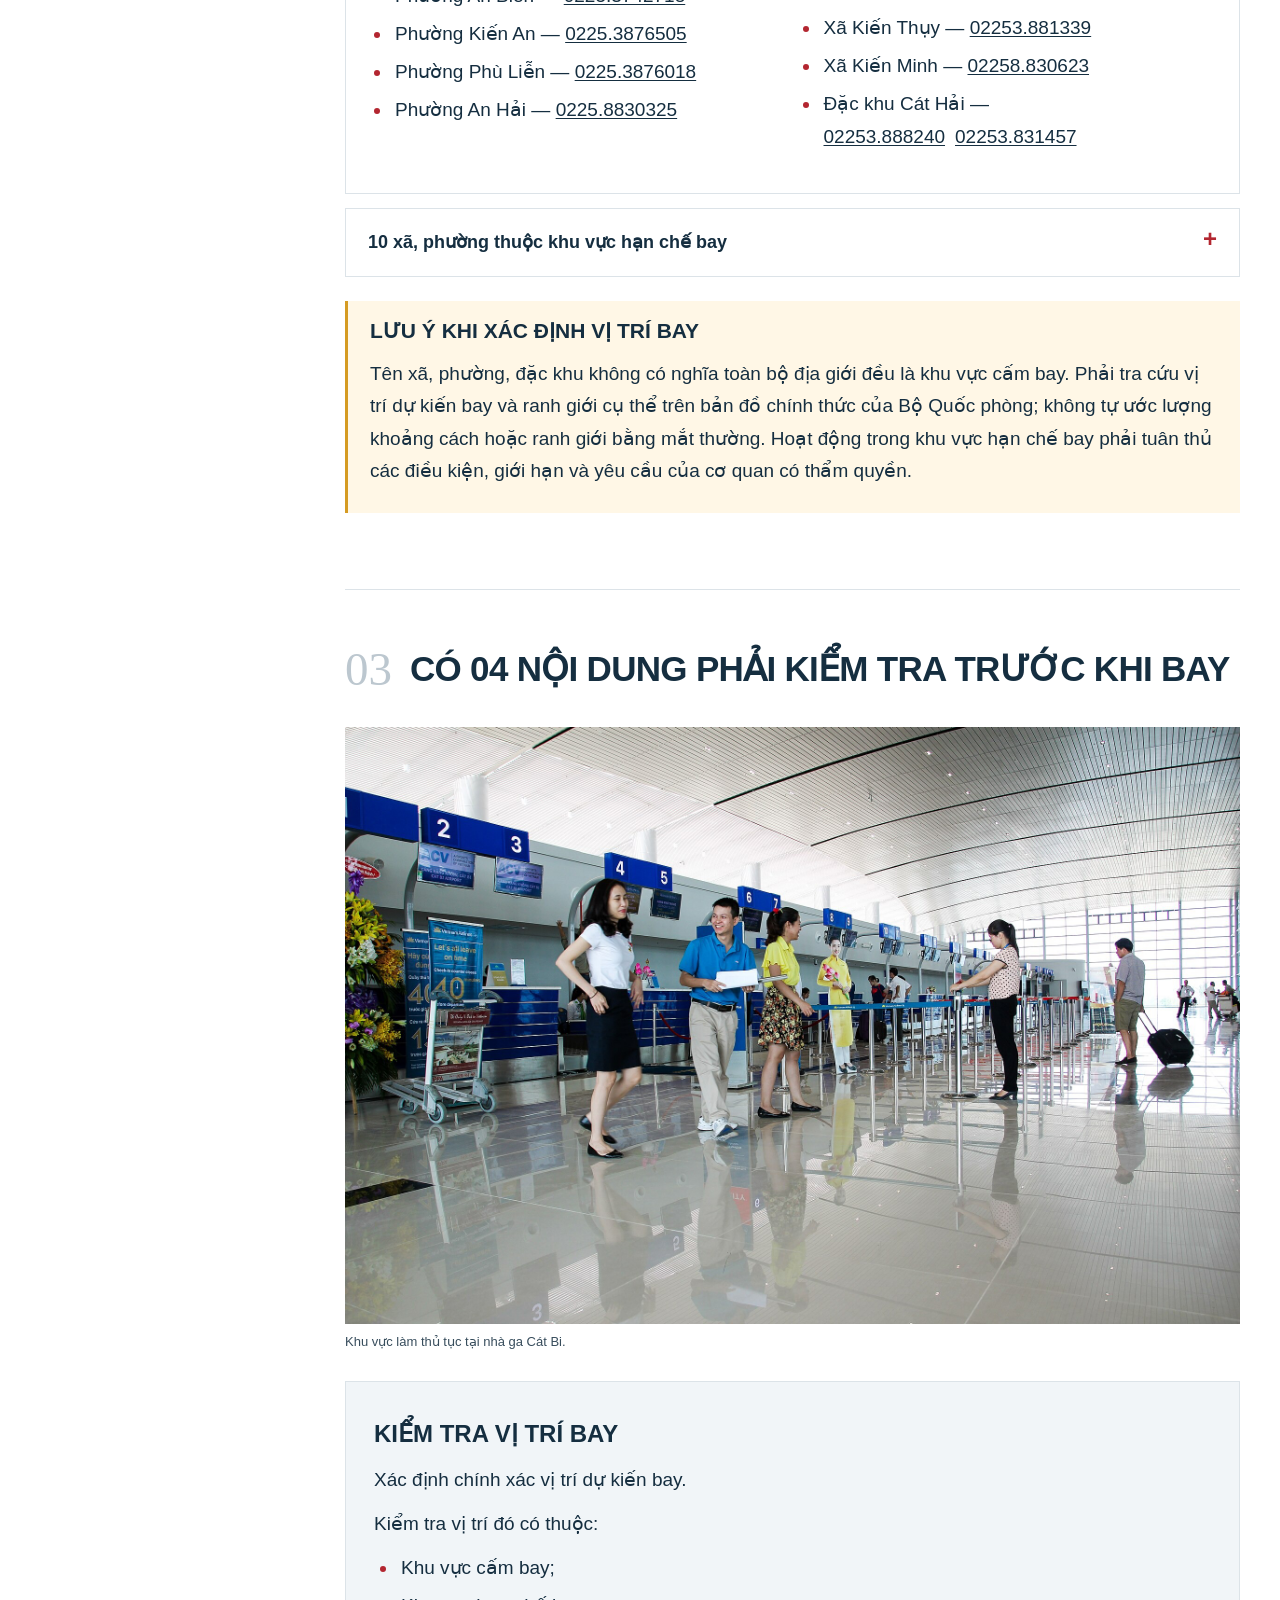
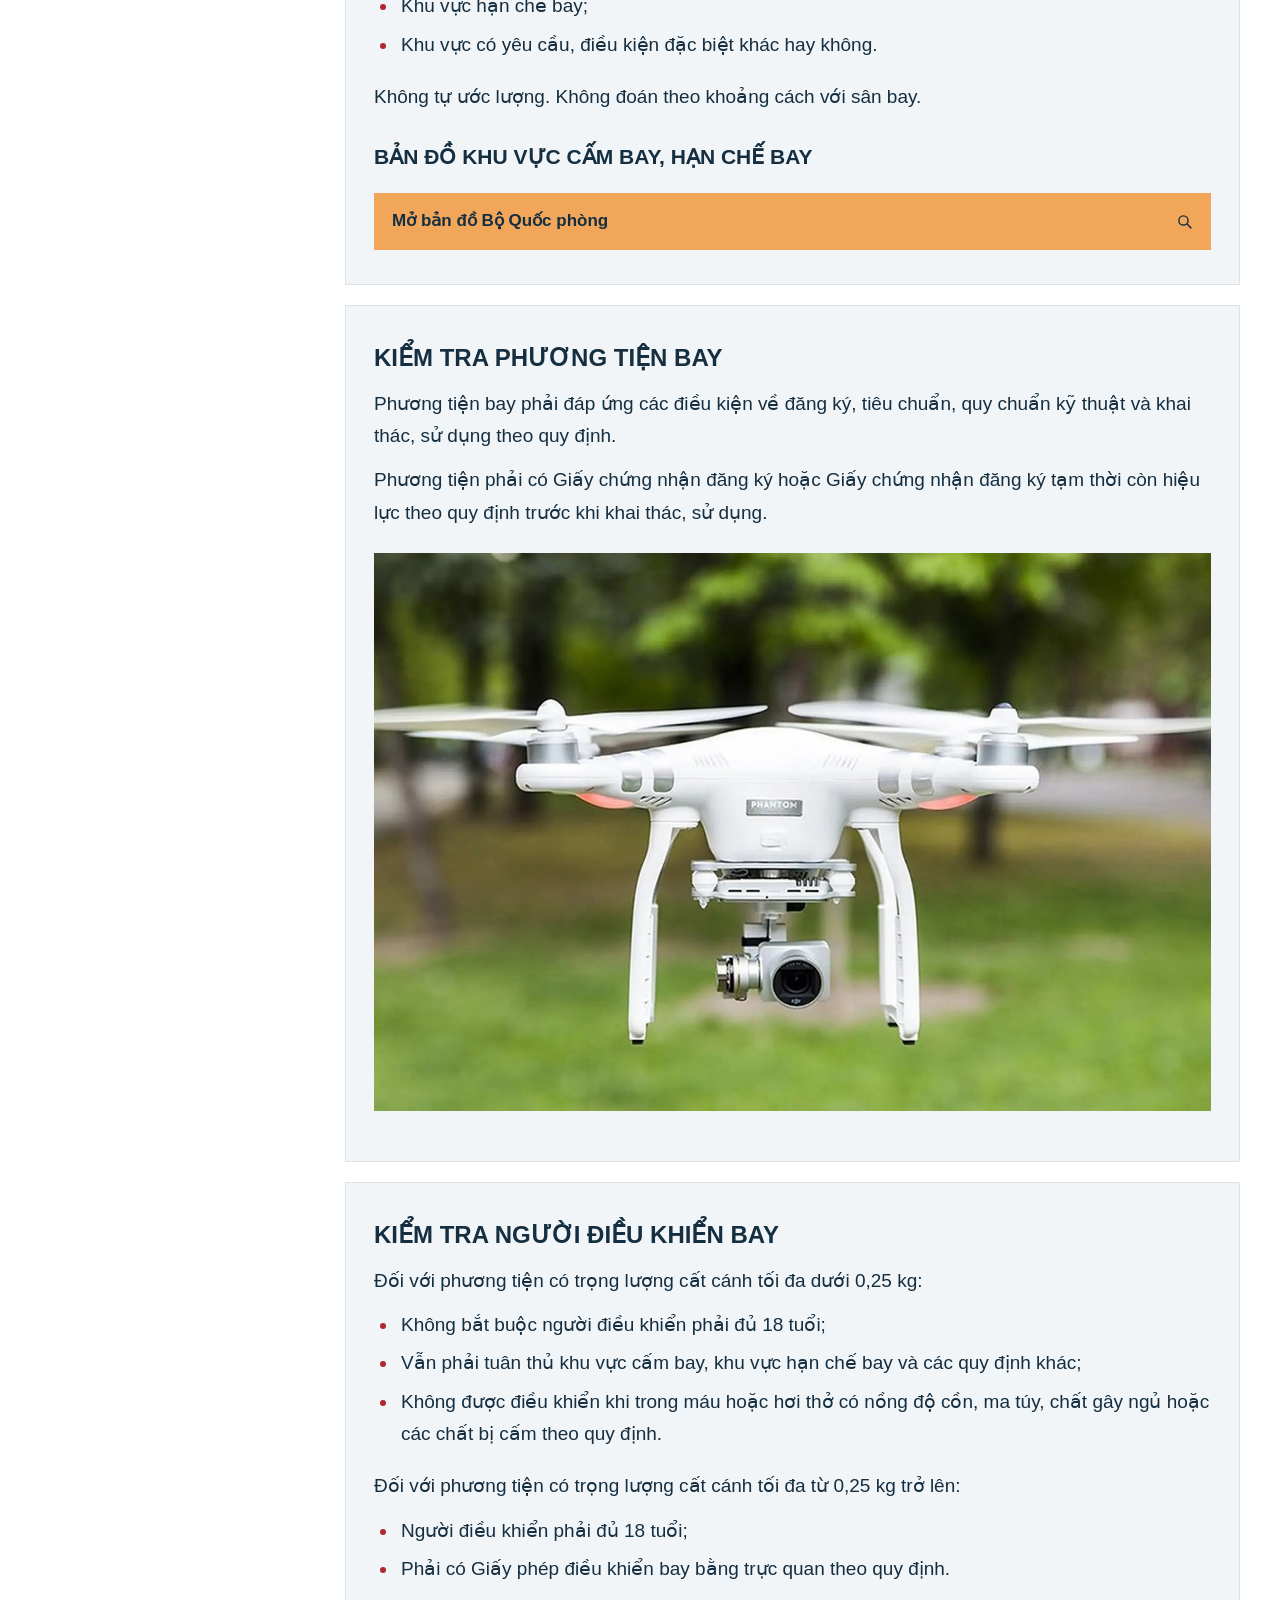
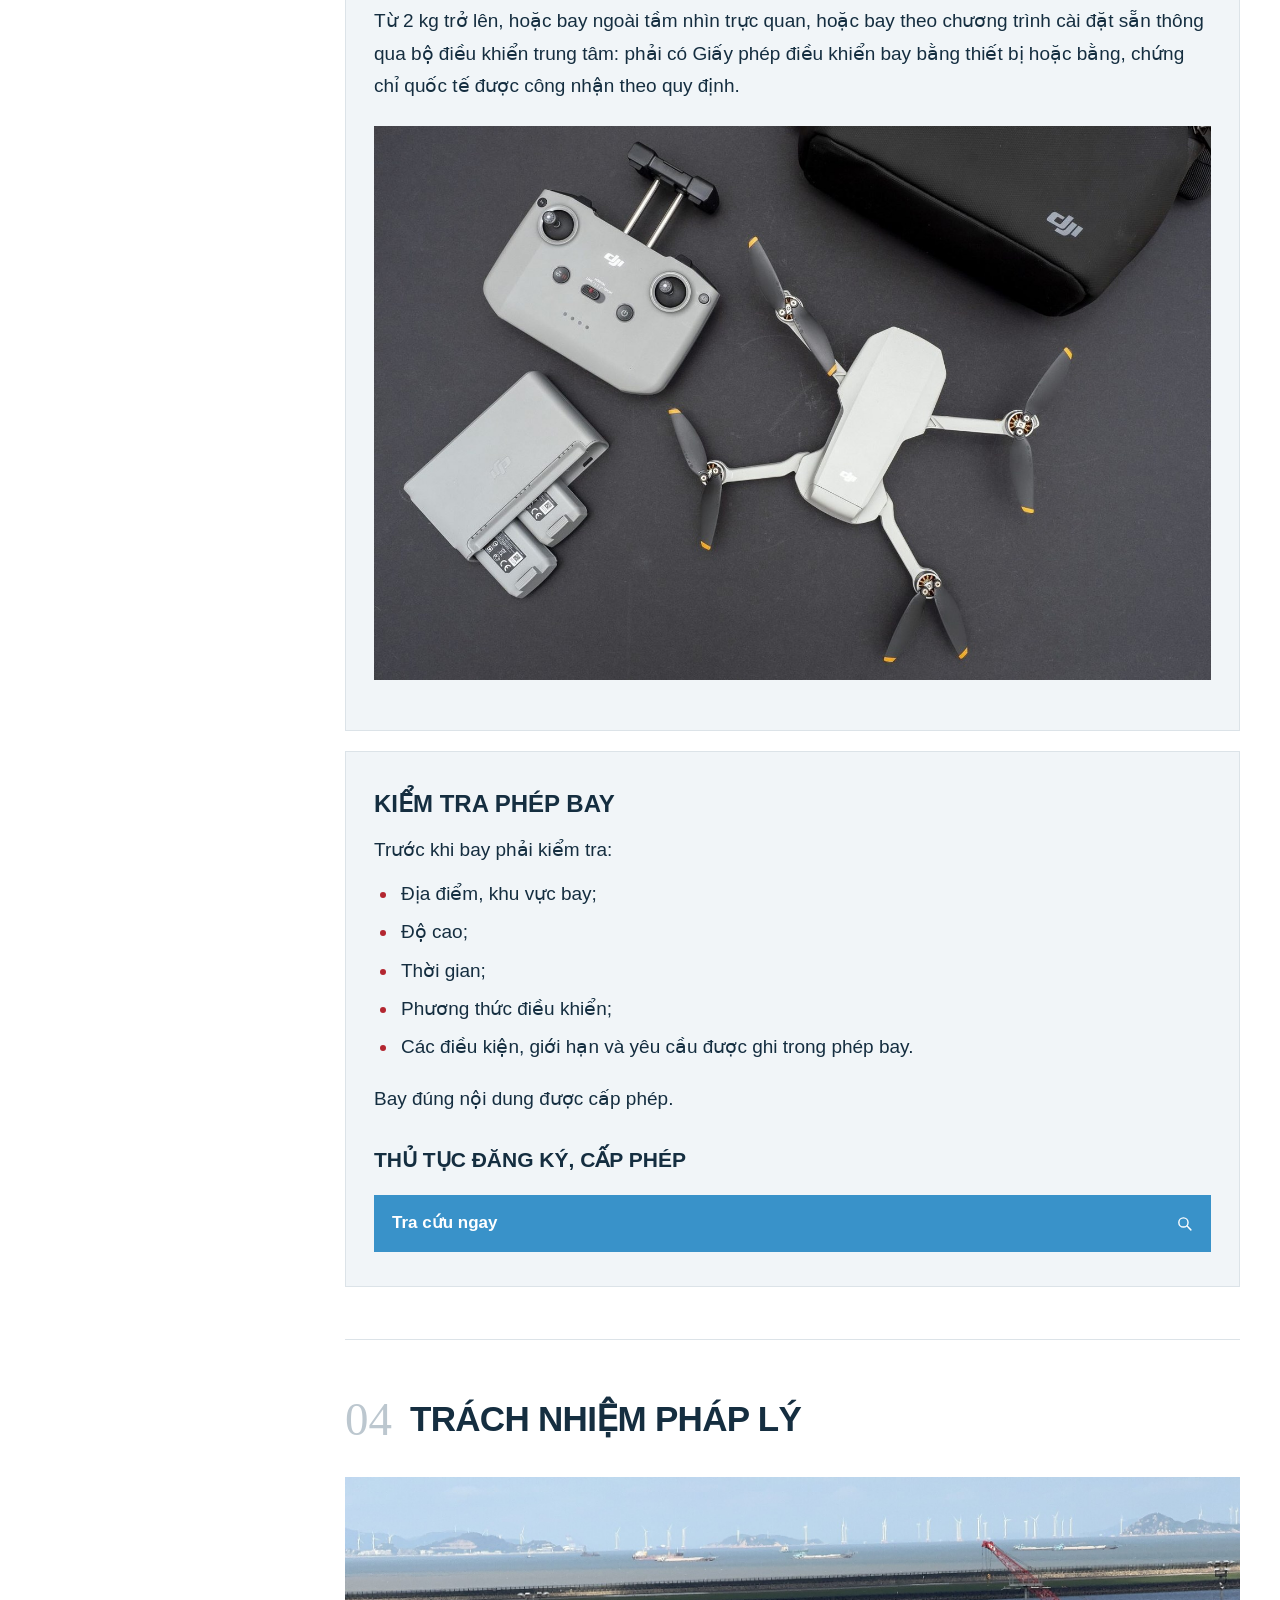
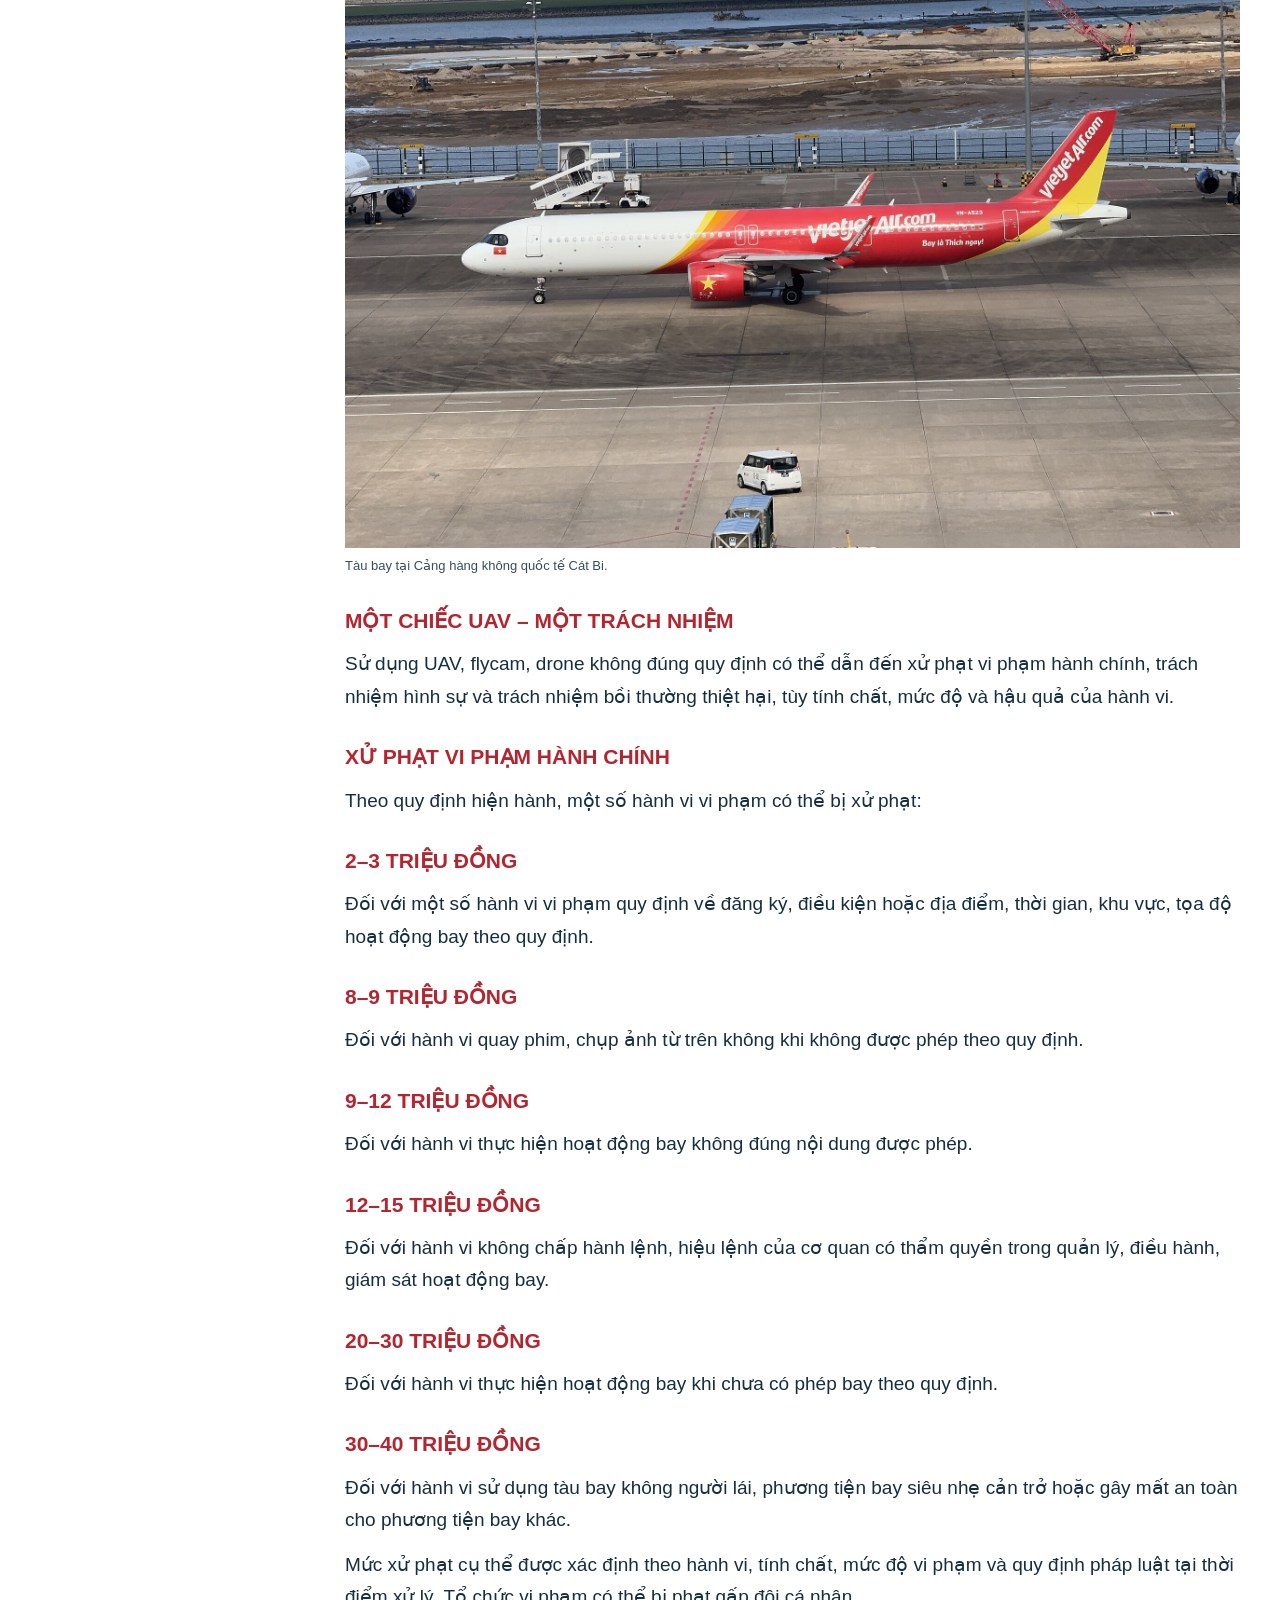
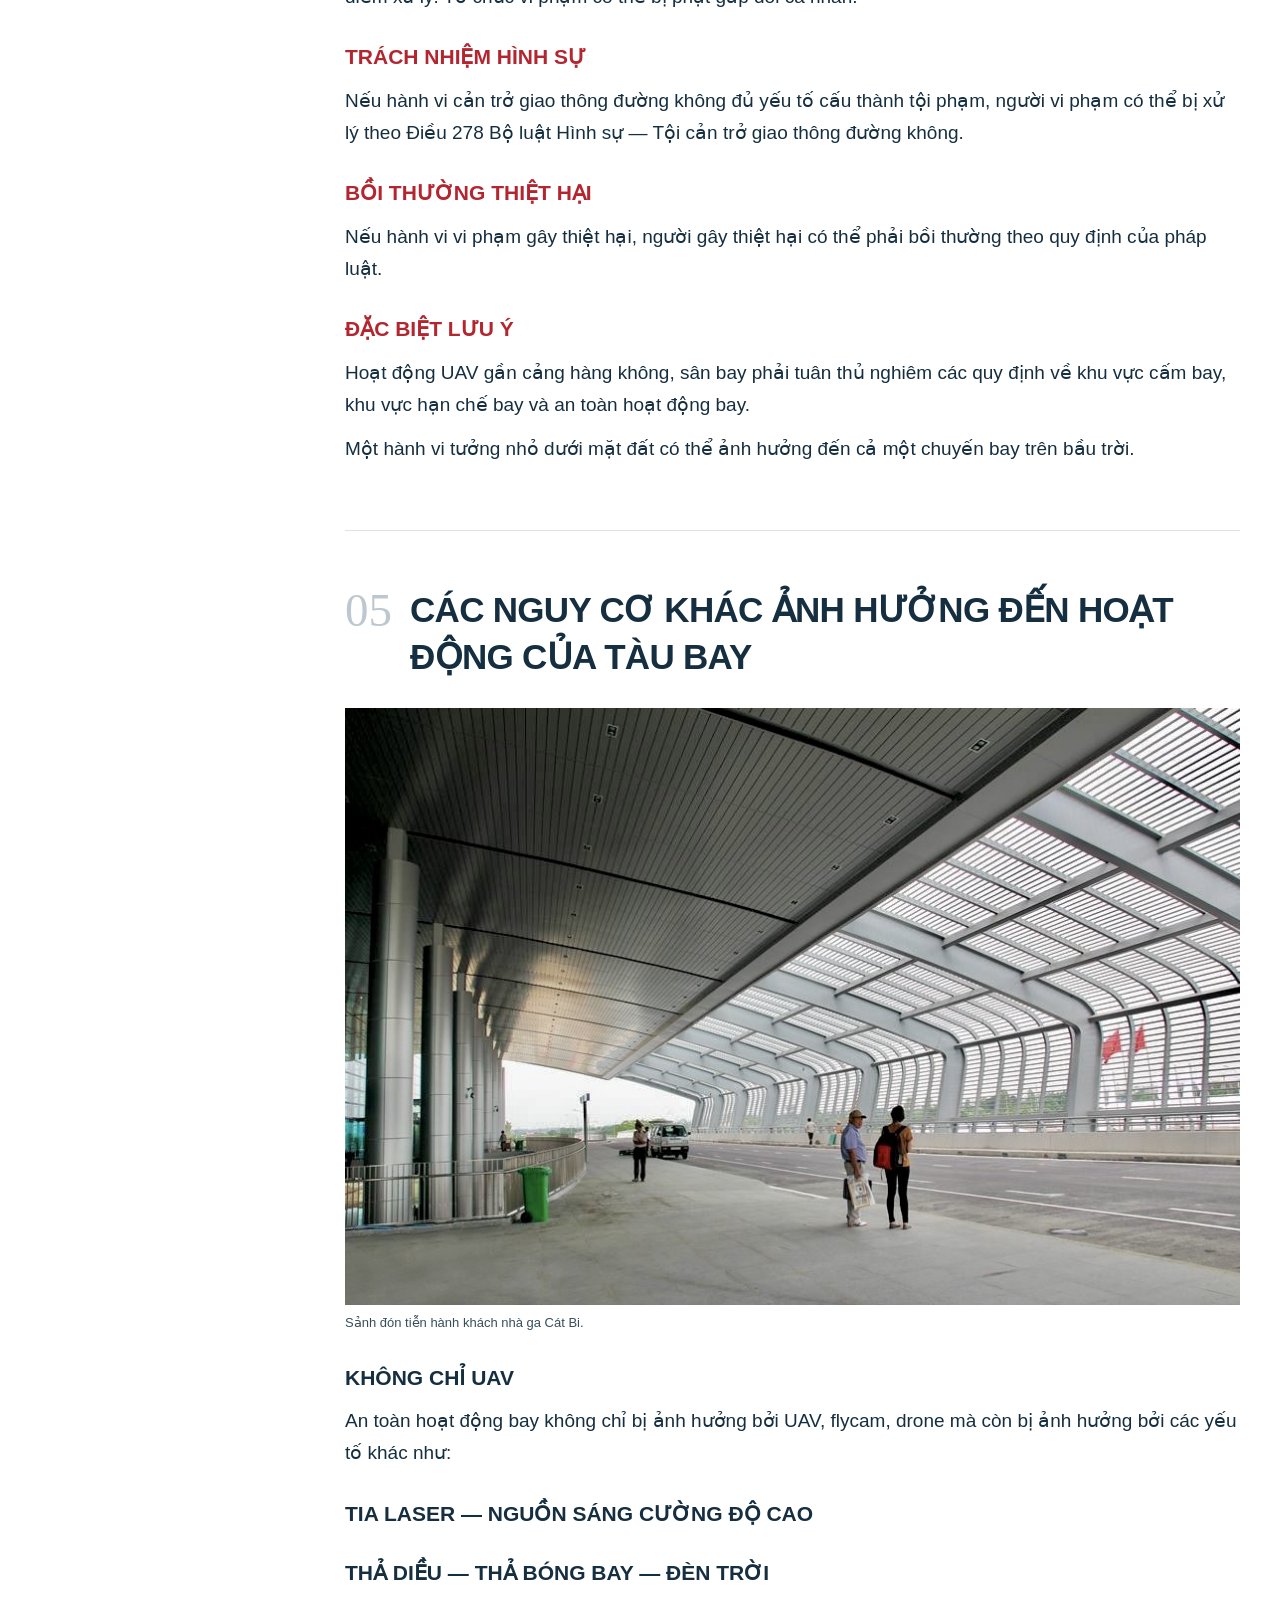
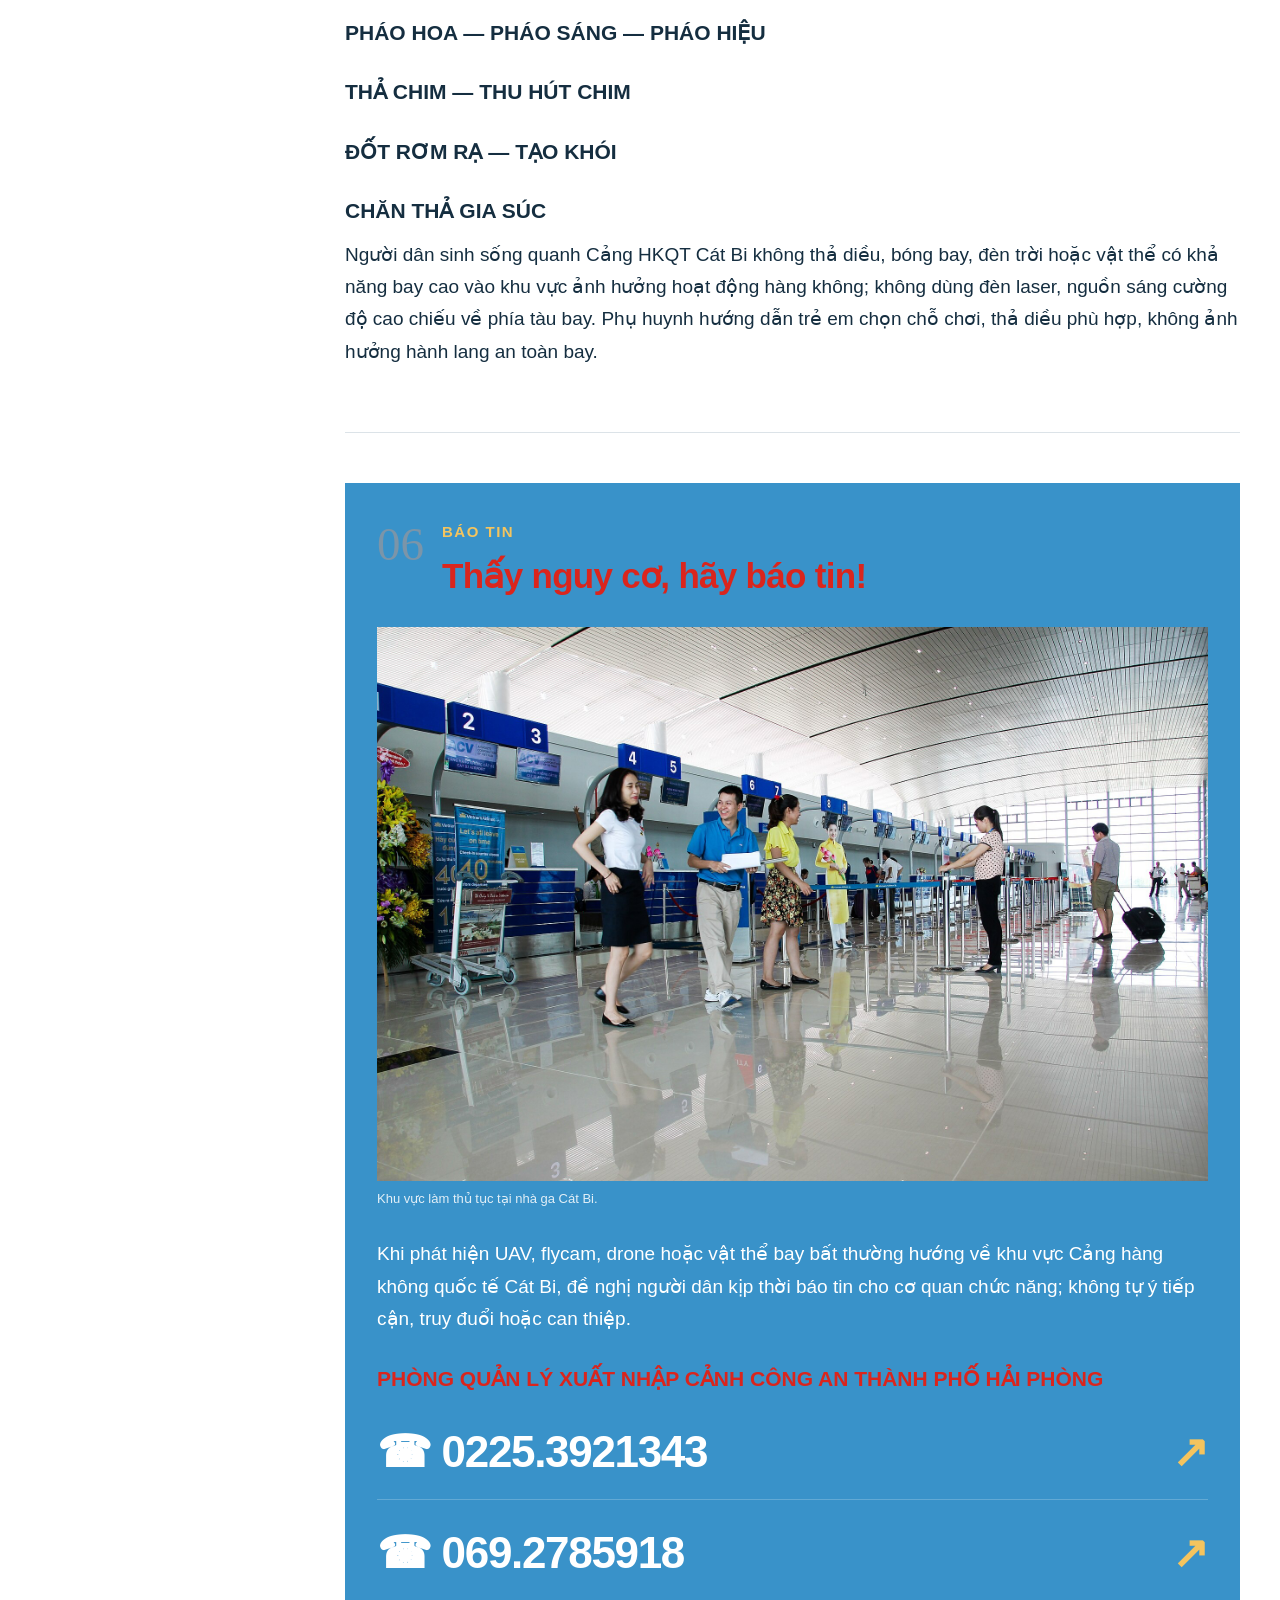
<file: vi.html>
<!DOCTYPE html>

<html lang="vi">
<head>
<meta charset="utf-8"/>
<meta content="width=device-width,initial-scale=1" name="viewport"/>
<title>An toàn hàng không — Cát Bi</title>
<meta content="Thông tin về khu vực cấm bay, hạn chế bay, trách nhiệm khi sử dụng UAV và báo tin an toàn hàng không tại Cảng hàng không quốc tế Cát Bi." name="description"/>
<link href="data:image/svg+xml,%3Csvg xmlns='http://www.w3.org/2000/svg' viewBox='0 0 32 32'%3E%3Crect width='32' height='32' rx='8' fill='%230b2033'/%3E%3Cpath d='M16 5L20 14L28 16L20 19L18 27L14 27L12 19L4 16L12 14Z' fill='%23f4c45e'/%3E%3C/svg%3E" rel="icon" type="image/svg+xml"/>
<link href="style.css" rel="stylesheet"/>
<link href="vi.html" hreflang="vi" rel="alternate"/>
<link href="en.html" hreflang="en" rel="alternate"/>
<link href="./" hreflang="x-default" rel="alternate"/>
<script defer="" src="fit-header.js?v=enfit3"></script>
</head>
<body>
<a class="skip" href="#noi-dung">Đến nội dung</a>
<nav aria-label="Ngôn ngữ" class="language-switch">
<a aria-current="page" href="vi.html" hreflang="vi" lang="vi"><img alt="" height="24" src="flag-vn.svg" width="24"/>Tiếng Việt</a>
<a href="en.html" hreflang="en" lang="en"><img alt="" height="24" src="flag-gb.svg" width="24"/>English</a>
</nav>
<header>
<a class="brand" href="./">
<span class="brand-mark">CB</span>
<span class="agency-name">PHÒNG QUẢN LÝ XUẤT NHẬP CẢNH<small>CÔNG AN THÀNH PHỐ HẢI PHÒNG</small></span>
</a>
<div class="header-phone"><span>Báo tin</span><div class="header-hotlines"><a href="tel:02253921343"><strong><span aria-hidden="true" class="contact-icon">☎</span> 0225.3921343</strong></a><a href="tel:0692785918"><strong><span aria-hidden="true" class="contact-icon">☎</span> 069.2785918</strong></a></div></div>
</header>
<main>
<div class="hero-banner hero-banner-full">
<img alt="Sân đỗ và nhà ga Cảng hàng không quốc tế Cát Bi" class="hero-banner-photo" height="1080" src="catbi-apron.jpg" width="1920"/>
</div>
<div class="hero">
<div class="hero-inner">
<div class="hero-copy">
<h1><span>An toàn</span> <span>hàng không</span> <span>bắt đầu từ những</span> <em>việc nhỏ dưới mặt đất</em></h1>
<p>Sử dụng UAV, flycam, drone có trách nhiệm<br/>Chung tay giữ bình yên cho mỗi chuyến bay</p>
<a class="hero-button" href="#muc-03">Sử dụng Flycam, kiểm tra gì?
            <svg aria-hidden="true" class="map-search-icon" fill="none" height="18" stroke="currentColor" stroke-linecap="round" stroke-width="2" viewbox="0 0 24 24" width="18" xmlns="http://www.w3.org/2000/svg"><circle cx="10.5" cy="10.5" r="6.5"></circle><path d="m16 16 5 5"></path></svg>
</a>
</div>
<div class="hero-side">
<span class="hero-rule"></span>
<p>AN NINH<br/>AN TOÀN<br/>VĂN MINH<br/>SẠCH ĐẸP</p>
<span class="hero-side-foot">Cát Bi · HẢI PHÒNG</span>
</div>
</div>
<div class="hero-sky">
<img alt="Sảnh đón tiễn hành khách nhà ga Cát Bi" height="600" src="catbi-hall.jpg" width="900"/>
</div>
<div class="hero-bottom">
<span>THÔNG TIN CHO NGƯỜI DÂN SỬ DỤNG FLYCAM / DRONE / UAV</span>
</div>
</div>
<div class="page-layout" id="noi-dung">
<aside class="navigation">
<p>NỘI DUNG CẦN BIẾT</p>
<nav>
<a href="#muc-01"><span>01</span>Khu vực bay</a>
<a href="#muc-02"><span>02</span>Địa bàn Cát Bi</a>
<a href="#muc-03"><span>03</span>Trước khi bay</a>
<a href="#muc-04"><span>04</span>Trách nhiệm pháp lý</a>
<a href="#muc-05"><span>05</span>Nguy cơ khác</a>
<a href="#muc-06"><span>06</span>Báo tin</a>
</nav>
<a class="map-link" href="https://cambay.mod.gov.vn/" rel="noopener" target="_blank">Tra cứu bản đồ chính thức
          <svg aria-hidden="true" class="map-search-icon" fill="none" height="18" stroke="currentColor" stroke-linecap="round" stroke-width="2" viewbox="0 0 24 24" width="18" xmlns="http://www.w3.org/2000/svg"><circle cx="10.5" cy="10.5" r="6.5"></circle><path d="m16 16 5 5"></path></svg>
</a>
</aside>
<div class="content">
<section class="section section-1" id="muc-01">
<div class="section-heading">
<span class="section-no">01</span>
<div><h2>HIỂU ĐÚNG KHU VỰC CẤM BAY, HẠN CHẾ BAY</h2></div>
</div>
<div class="section-body">
<figure class="airport-photo"><img alt="Sảnh đón tiễn hành khách nhà ga Cát Bi" class="section-photo" height="600" loading="lazy" src="catbi-hall.jpg" width="900"/><figcaption>Sảnh đón tiễn hành khách nhà ga Cát Bi.</figcaption></figure>
<p>Theo Quyết định số 18/2020/QĐ-TTg ngày 10/6/2020 của Thủ tướng Chính phủ, khu vực cấm bay và khu vực hạn chế bay được thiết lập nhằm bảo đảm quốc phòng, an ninh và an toàn hoạt động bay.</p>
<h3>KHU VỰC CẤM BAY</h3>
<p>Không được tự ý hoạt động bay.</p>
<p>Đối với sân bay có 01 đường cất, hạ cánh:</p>
<ul>
<li>Kéo dài 15 km từ mỗi đầu đường cất, hạ cánh;</li>
<li>Mở rộng 5 km về mỗi bên tính từ đường tim;</li>
<li>Áp dụng ở mọi độ cao.</li>
</ul>
<h3>KHU VỰC HẠN CHẾ BAY</h3>
<p>Khu vực hạn chế bay là khu vực mà hoạt động bay của tàu bay không người lái, phương tiện bay khác phải tuân thủ các điều kiện, giới hạn theo quy định.</p>
<p>Trong đó, khu vực liền kề với khu vực cấm bay của cảng hàng không, sân bay được xác định là một khu vực hạn chế bay theo quy định.</p>
<p>Khu vực này được mở rộng từ ranh giới khu vực cấm bay của cảng hàng không, sân bay:</p>
<ul>
<li>Mở rộng 3 km về chiều rộng và 5 km về chiều dài;</li>
<li>Áp dụng đối với khu vực dưới độ cao 120 m so với mặt đất.</li>
</ul>
<p>Ngoài ra, khu vực hạn chế bay còn bao gồm các khu vực được pháp luật quy định như vùng trời trên 120 m so với mặt đất (trừ khu vực cấm bay), khu vực tập trung đông người, khu vực biên giới và các khu vực khác theo quy định.</p>
<p>Hoạt động bay trong khu vực hạn chế bay phải tuân thủ đúng các điều kiện, giới hạn và yêu cầu theo quy định.</p>
<h3>KHÔNG TỰ ƯỚC LƯỢNG</h3>
<ul>
<li>Không xác định bằng mắt thường.</li>
<li>Không tự ước lượng khoảng cách với sân bay.</li>
<li>Không chỉ căn cứ vào tên xã, phường.</li>
</ul>
<p>Muốn biết chính xác vị trí dự kiến bay thuộc khu vực nào, hãy kiểm tra trên bản đồ chính thức.</p>
<figure class="airport-photo"><img alt="Tàu bay trên sân đỗ Cảng hàng không quốc tế Cát Bi" class="section-photo" height="1440" loading="lazy" src="catbi-aircraft.jpg" width="1920"/><figcaption>Tàu bay trên sân đỗ Cảng hàng không quốc tế Cát Bi.</figcaption></figure>
</div>
</section>
<section class="section section-2" id="muc-02"><div class="section-heading"><span class="section-no">02</span><div><h2>KHU VỰC CẤM BAY, HẠN CHẾ BAY ĐỐI VỚI CẢNG HKQT CÁT BI</h2></div></div><div class="section-body"><figure class="airport-photo"><img alt="Sân đỗ và nhà ga Cảng hàng không quốc tế Cát Bi" class="section-photo" height="1080" loading="lazy" src="catbi-apron.jpg" width="1920"/><figcaption>Sân đỗ và nhà ga Cảng hàng không quốc tế Cát Bi.</figcaption></figure><p>Địa bàn có địa giới hành chính thuộc phạm vi khu vực cấm bay và hạn chế bay liên quan đến Cảng hàng không quốc tế Cát Bi.</p><a class="action" href="https://cambay.mod.gov.vn/" rel="noopener" target="_blank">Mở bản đồ Bộ Quốc phòng ↗</a><details class="province zone-group" data-zone-group="prohibited-and-restricted" open=""><summary><span>20 xã, phường, đặc khu có địa giới hành chính thuộc phạm vi khu vực cấm bay và hạn chế bay</span><span aria-hidden="true" class="plus">+</span></summary><div><ul class="zone-list"><li data-area-name="Hải An">Phường Hải An — <a class="zone-phone" href="tel:02253744480">0225.3744480</a></li><li data-area-name="Đông Hải">Phường Đông Hải — <a class="zone-phone" href="tel:02253979872">0225.3979872</a></li><li data-area-name="Ngô Quyền">Phường Ngô Quyền — <a class="zone-phone" href="tel:02253760555">0225.3760555</a></li><li data-area-name="Gia Viên">Phường Gia Viên — <a class="zone-phone" href="tel:02253847911">0225.3847911</a></li><li data-area-name="Thủy Nguyên">Phường Thủy Nguyên — <a class="zone-phone" href="tel:02258830674">0225.8830674</a></li><li data-area-name="Lê Chân">Phường Lê Chân — <a class="zone-phone" href="tel:02253764814">0225.3764814</a></li><li data-area-name="An Biên">Phường An Biên — <a class="zone-phone" href="tel:02253742718">0225.3742718</a></li><li data-area-name="Kiến An">Phường Kiến An — <a class="zone-phone" href="tel:02253876505">0225.3876505</a></li><li data-area-name="Phù Liễn">Phường Phù Liễn — <a class="zone-phone" href="tel:02253876018">0225.3876018</a></li><li data-area-name="An Hải">Phường An Hải — <a class="zone-phone" href="tel:02258830325">0225.8830325</a></li><li data-area-name="An Dương">Phường An Dương — <a class="zone-phone" href="tel:02253250186">0225.3250186</a></li><li data-area-name="Hưng Đạo">Phường Hưng Đạo — <a class="zone-phone" href="tel:02253925128">0225.3925128</a></li><li data-area-name="Dương Kinh">Phường Dương Kinh — <a class="zone-phone" href="tel:02253926003">0225.3926003</a></li><li data-area-name="An Lão">Xã An Lão — <a class="zone-phone" href="tel:02253872296">02253.872296</a></li><li data-area-name="An Khánh">Xã An Khánh — <a class="zone-phone" href="tel:02258831571">02258.831571</a></li><li data-area-name="An Hưng">Xã An Hưng — <a class="zone-phone" href="tel:02258831750">02258.831750</a></li><li data-area-name="Nghi Dương">Xã Nghi Dương — <a class="zone-phone" href="tel:02258832530">02258.832530</a></li><li data-area-name="Kiến Thụy">Xã Kiến Thụy — <a class="zone-phone" href="tel:02253881339">02253.881339</a></li><li data-area-name="Kiến Minh">Xã Kiến Minh — <a class="zone-phone" href="tel:02258830623">02258.830623</a></li><li data-area-name="Cát Hải">Đặc khu Cát Hải — <span class="zone-phones"><a class="zone-phone" href="tel:02253888240">02253.888240</a> <a class="zone-phone" href="tel:02253831457">02253.831457</a></span></li></ul></div></details><details class="province zone-group" data-zone-group="restricted"><summary><span>10 xã, phường thuộc khu vực hạn chế bay</span><span aria-hidden="true" class="plus">+</span></summary><div><ul class="zone-list"><li data-area-name="Nam Triệu">Phường Nam Triệu — <a class="zone-phone" href="tel:02258831724">0225.8831724</a></li><li data-area-name="Hồng Bàng">Phường Hồng Bàng — <a class="zone-phone" href="tel:02253838856">0225.3838856</a></li><li data-area-name="Nam Đồ Sơn">Phường Nam Đồ Sơn — <a class="zone-phone" href="tel:02253561019">0225.3561019</a></li><li data-area-name="An Quang">Xã An Quang — <a class="zone-phone" href="tel:02258831867">02258.831867</a></li><li data-area-name="Quyết Thắng">Xã Quyết Thắng — <a class="zone-phone" href="tel:02258832063">02258.832063</a></li><li data-area-name="Tiên Lãng">Xã Tiên Lãng — <a class="zone-phone" href="tel:02253883311">02253.883311</a></li><li data-area-name="Tân Minh">Xã Tân Minh — <a class="zone-phone" href="tel:02203517555">02203.517555</a></li><li data-area-name="Tiên Minh">Xã Tiên Minh — <a class="zone-phone" href="tel:02258832864">02258.832864</a></li><li data-area-name="Kiến Hưng">Xã Kiến Hưng — <a class="zone-phone" href="tel:02258830530">02258.830530</a></li><li data-area-name="Kiến Hải">Xã Kiến Hải — <a class="zone-phone" href="tel:02258831610">02258.831610</a></li></ul></div></details><aside class="notice"><h3>LƯU Ý KHI XÁC ĐỊNH VỊ TRÍ BAY</h3><p>Tên xã, phường, đặc khu không có nghĩa toàn bộ địa giới đều là khu vực cấm bay. Phải tra cứu vị trí dự kiến bay và ranh giới cụ thể trên bản đồ chính thức của Bộ Quốc phòng; không tự ước lượng khoảng cách hoặc ranh giới bằng mắt thường. Hoạt động trong khu vực hạn chế bay phải tuân thủ các điều kiện, giới hạn và yêu cầu của cơ quan có thẩm quyền.</p></aside></div></section>
<section class="section section-3" id="muc-03">
<div class="section-heading">
<span class="section-no">03</span>
<div><h2>CÓ 04 NỘI DUNG PHẢI KIỂM TRA TRƯỚC KHI BAY</h2></div>
</div>
<div class="section-body">
<figure class="airport-photo"><img alt="Khu vực làm thủ tục tại nhà ga Cát Bi" class="section-photo" height="1280" loading="lazy" src="catbi-checkin.jpg" width="1920"/><figcaption>Khu vực làm thủ tục tại nhà ga Cát Bi.</figcaption></figure>
<div class="checks">
<article class="check">
<h3>KIỂM TRA VỊ TRÍ BAY</h3>
<p>Xác định chính xác vị trí dự kiến bay.</p>
<p>Kiểm tra vị trí đó có thuộc:</p>
<ul>
<li>Khu vực cấm bay;</li>
<li>Khu vực hạn chế bay;</li>
<li>Khu vực có yêu cầu, điều kiện đặc biệt khác hay không.</li>
</ul>
<p>Không tự ước lượng. Không đoán theo khoảng cách với sân bay.</p>
<h3>BẢN ĐỒ KHU VỰC CẤM BAY, HẠN CHẾ BAY</h3>
<a class="action" href="https://cambay.mod.gov.vn/" rel="noopener" target="_blank">Mở bản đồ Bộ Quốc phòng
                          <svg aria-hidden="true" class="map-search-icon" fill="none" height="18" stroke="currentColor" stroke-linecap="round" stroke-width="2" viewbox="0 0 24 24" width="18" xmlns="http://www.w3.org/2000/svg"><circle cx="10.5" cy="10.5" r="6.5"></circle><path d="m16 16 5 5"></path></svg>
</a>
</article>
<article class="check">
<h3>KIỂM TRA PHƯƠNG TIỆN BAY</h3>
<p>Phương tiện bay phải đáp ứng các điều kiện về đăng ký, tiêu chuẩn, quy chuẩn kỹ thuật và khai thác, sử dụng theo quy định.</p>
<p>Phương tiện phải có Giấy chứng nhận đăng ký hoặc Giấy chứng nhận đăng ký tạm thời còn hiệu lực theo quy định trước khi khai thác, sử dụng.</p>
<img alt="Flycam, drone đang bay — kiểm tra phương tiện trước khi sử dụng" class="section-photo" height="900" loading="lazy" src="flycam-air.jpg" width="1600"/>
</article>
<article class="check">
<h3>KIỂM TRA NGƯỜI ĐIỀU KHIỂN BAY</h3>
<p>Đối với phương tiện có trọng lượng cất cánh tối đa dưới 0,25 kg:</p>
<ul>
<li>Không bắt buộc người điều khiển phải đủ 18 tuổi;</li>
<li>Vẫn phải tuân thủ khu vực cấm bay, khu vực hạn chế bay và các quy định khác;</li>
<li>Không được điều khiển khi trong máu hoặc hơi thở có nồng độ cồn, ma túy, chất gây ngủ hoặc các chất bị cấm theo quy định.</li>
</ul>
<p>Đối với phương tiện có trọng lượng cất cánh tối đa từ 0,25 kg trở lên:</p>
<ul>
<li>Người điều khiển phải đủ 18 tuổi;</li>
<li>Phải có Giấy phép điều khiển bay bằng trực quan theo quy định.</li>
</ul>
<p>Từ 2 kg trở lên, hoặc bay ngoài tầm nhìn trực quan, hoặc bay theo chương trình cài đặt sẵn thông qua bộ điều khiển trung tâm: phải có Giấy phép điều khiển bay bằng thiết bị hoặc bằng, chứng chỉ quốc tế được công nhận theo quy định.</p>
<img alt="Flycam, bộ điều khiển và pin — kiểm tra người điều khiển và phương tiện trước khi bay" class="section-photo" height="900" loading="lazy" src="flycam-kit.jpg" width="1600"/>
</article>
<article class="check">
<h3>KIỂM TRA PHÉP BAY</h3>
<p>Trước khi bay phải kiểm tra:</p>
<ul>
<li>Địa điểm, khu vực bay;</li>
<li>Độ cao;</li>
<li>Thời gian;</li>
<li>Phương thức điều khiển;</li>
<li>Các điều kiện, giới hạn và yêu cầu được ghi trong phép bay.</li>
</ul>
<p>Bay đúng nội dung được cấp phép.</p>
<h3>THỦ TỤC ĐĂNG KÝ, CẤP PHÉP</h3>
<a class="action" href="https://dichvucong.mod.gov.vn/web/bo-quoc-phong/thu-tuc-hanh-chinh#/thu-tuc-hanh-chinh/5377" rel="noopener" target="_blank">Tra cứu ngay
                          <svg aria-hidden="true" class="map-search-icon" fill="none" height="18" stroke="currentColor" stroke-linecap="round" stroke-width="2" viewbox="0 0 24 24" width="18" xmlns="http://www.w3.org/2000/svg"><circle cx="10.5" cy="10.5" r="6.5"></circle><path d="m16 16 5 5"></path></svg>
</a>
</article>
</div>
</div>
</section>
<section class="section section-4" id="muc-04">
<div class="section-heading">
<span class="section-no">04</span>
<div><h2>TRÁCH NHIỆM PHÁP LÝ</h2></div>
</div>
<div class="section-body">
<figure class="airport-photo"><img alt="Tàu bay tại Cảng hàng không quốc tế Cát Bi" class="section-photo" height="1440" loading="lazy" src="catbi-profile.jpg" width="1920"/><figcaption>Tàu bay tại Cảng hàng không quốc tế Cát Bi.</figcaption></figure>
<h3>MỘT CHIẾC UAV – MỘT TRÁCH NHIỆM</h3>
<p>Sử dụng UAV, flycam, drone không đúng quy định có thể dẫn đến xử phạt vi phạm hành chính, trách nhiệm hình sự và trách nhiệm bồi thường thiệt hại, tùy tính chất, mức độ và hậu quả của hành vi.</p>
<h3>XỬ PHẠT VI PHẠM HÀNH CHÍNH</h3>
<p>Theo quy định hiện hành, một số hành vi vi phạm có thể bị xử phạt:</p>
<h3>2–3 TRIỆU ĐỒNG</h3>
<p>Đối với một số hành vi vi phạm quy định về đăng ký, điều kiện hoặc địa điểm, thời gian, khu vực, tọa độ hoạt động bay theo quy định.</p>
<h3>8–9 TRIỆU ĐỒNG</h3>
<p>Đối với hành vi quay phim, chụp ảnh từ trên không khi không được phép theo quy định.</p>
<h3>9–12 TRIỆU ĐỒNG</h3>
<p>Đối với hành vi thực hiện hoạt động bay không đúng nội dung được phép.</p>
<h3>12–15 TRIỆU ĐỒNG</h3>
<p>Đối với hành vi không chấp hành lệnh, hiệu lệnh của cơ quan có thẩm quyền trong quản lý, điều hành, giám sát hoạt động bay.</p>
<h3>20–30 TRIỆU ĐỒNG</h3>
<p>Đối với hành vi thực hiện hoạt động bay khi chưa có phép bay theo quy định.</p>
<h3>30–40 TRIỆU ĐỒNG</h3>
<p>Đối với hành vi sử dụng tàu bay không người lái, phương tiện bay siêu nhẹ cản trở hoặc gây mất an toàn cho phương tiện bay khác.</p>
<p>Mức xử phạt cụ thể được xác định theo hành vi, tính chất, mức độ vi phạm và quy định pháp luật tại thời điểm xử lý. Tổ chức vi phạm có thể bị phạt gấp đôi cá nhân.</p>
<h3>TRÁCH NHIỆM HÌNH SỰ</h3>
<p>Nếu hành vi cản trở giao thông đường không đủ yếu tố cấu thành tội phạm, người vi phạm có thể bị xử lý theo Điều 278 Bộ luật Hình sự — Tội cản trở giao thông đường không.</p>
<h3>BỒI THƯỜNG THIỆT HẠI</h3>
<p>Nếu hành vi vi phạm gây thiệt hại, người gây thiệt hại có thể phải bồi thường theo quy định của pháp luật.</p>
<h3>ĐẶC BIỆT LƯU Ý</h3>
<p>Hoạt động UAV gần cảng hàng không, sân bay phải tuân thủ nghiêm các quy định về khu vực cấm bay, khu vực hạn chế bay và an toàn hoạt động bay.</p>
<p>Một hành vi tưởng nhỏ dưới mặt đất có thể ảnh hưởng đến cả một chuyến bay trên bầu trời.</p>
</div>
</section>
<section class="section section-5" id="muc-05">
<div class="section-heading">
<span class="section-no">05</span>
<div><h2>CÁC NGUY CƠ KHÁC ẢNH HƯỞNG ĐẾN HOẠT ĐỘNG CỦA TÀU BAY</h2></div>
</div>
<div class="section-body">
<figure class="airport-photo"><img alt="Sảnh đón tiễn hành khách nhà ga Cát Bi" class="section-photo" height="600" loading="lazy" src="catbi-hall.jpg" width="900"/><figcaption>Sảnh đón tiễn hành khách nhà ga Cát Bi.</figcaption></figure>
<h3>KHÔNG CHỈ UAV</h3>
<p>An toàn hoạt động bay không chỉ bị ảnh hưởng bởi UAV, flycam, drone mà còn bị ảnh hưởng bởi các yếu tố khác như:</p>
<h3>TIA LASER — NGUỒN SÁNG CƯỜNG ĐỘ CAO</h3>
<h3>THẢ DIỀU — THẢ BÓNG BAY — ĐÈN TRỜI</h3>
<h3>PHÁO HOA — PHÁO SÁNG — PHÁO HIỆU</h3>
<h3>THẢ CHIM — THU HÚT CHIM</h3>
<h3>ĐỐT RƠM RẠ — TẠO KHÓI</h3>
<h3>CHĂN THẢ GIA SÚC</h3>
<p>Người dân sinh sống quanh Cảng HKQT Cát Bi không thả diều, bóng bay, đèn trời hoặc vật thể có khả năng bay cao vào khu vực ảnh hưởng hoạt động hàng không; không dùng đèn laser, nguồn sáng cường độ cao chiếu về phía tàu bay. Phụ huynh hướng dẫn trẻ em chọn chỗ chơi, thả diều phù hợp, không ảnh hưởng hành lang an toàn bay.</p>
</div>
</section>
<section class="section section-6" id="muc-06">
<div class="section-heading">
<span class="section-no">06</span>
<div>
<span class="eyebrow">Báo tin</span>
<h2>Thấy nguy cơ, hãy báo tin!</h2>
</div>
</div>
<div class="section-body">
<figure class="airport-photo"><img alt="Khu vực làm thủ tục tại nhà ga Cát Bi" class="section-photo" height="1280" loading="lazy" src="catbi-checkin.jpg" width="1920"/><figcaption>Khu vực làm thủ tục tại nhà ga Cát Bi.</figcaption></figure>
<p>Khi phát hiện UAV, flycam, drone hoặc vật thể bay bất thường hướng về khu vực Cảng hàng không quốc tế Cát Bi, đề nghị người dân kịp thời báo tin cho cơ quan chức năng; không tự ý tiếp cận, truy đuổi hoặc can thiệp.</p>
<h3 class="agency-contact">PHÒNG QUẢN LÝ XUẤT NHẬP CẢNH CÔNG AN THÀNH PHỐ HẢI PHÒNG</h3>
<div class="contact-hotlines"><a class="phone" href="tel:02253921343"><span class="contact-number"><span aria-hidden="true" class="contact-icon">☎</span> 0225.3921343</span><span aria-hidden="true">↗</span></a><a class="phone" href="tel:0692785918"><span class="contact-number"><span aria-hidden="true" class="contact-icon">☎</span> 069.2785918</span><span aria-hidden="true">↗</span></a></div>
<p>Hoặc cơ quan Công an nơi gần nhất, Công an thành phố Hải Phòng, lực lượng chức năng tại Cảng.</p>
<h3>KHI BÁO TIN, NẾU CÓ THỂ HÃY CUNG CẤP</h3>
<ul>
<li>Vị trí phát hiện;</li>
<li>Thời gian;</li>
<li>Hướng di chuyển;</li>
<li>Đặc điểm phương tiện hoặc hoạt động;</li>
<li>Hình ảnh, video nếu có và bảo đảm an toàn cho bản thân.</li>
</ul>
<h3>AN TOÀN HÀNG KHÔNG LÀ HẠNH PHÚC CỦA MỌI NHÀ.</h3>
<figure class="airport-photo"><img alt="Sân đỗ và nhà ga Cảng hàng không quốc tế Cát Bi" class="section-photo" height="1080" loading="lazy" src="catbi-apron.jpg" width="1920"/><figcaption>Sân đỗ và nhà ga Cảng hàng không quốc tế Cát Bi.</figcaption></figure>
<div class="legal-references">
<h3>CĂN CỨ PHÁP LÝ CHÍNH</h3>
<ul>
<li>Bộ luật Hình sự số 100/2015/QH13, được sửa đổi, bổ sung theo quy định của pháp luật.</li>
<li>Luật Phòng không nhân dân số 49/2024/QH15 ngày 27/11/2024.</li>
<li>Luật số 98/2025/QH15 ngày 27/6/2025 của Quốc hội về sửa đổi, bổ sung một số điều của 11 luật về quân sự, quốc phòng.</li>
<li>Luật Hàng không dân dụng Việt Nam số 130/2025/QH15 ngày 10/12/2025.</li>
<li>Quyết định số 18/2020/QĐ-TTg ngày 10/6/2020 của Thủ tướng Chính phủ về việc thiết lập khu vực cấm bay, khu vực hạn chế bay đối với tàu bay không người lái và các phương tiện bay siêu nhẹ.</li>
<li>Nghị định số 288/2025/NĐ-CP ngày 05/11/2025 của Chính phủ quy định về quản lý tàu bay không người lái và phương tiện bay khác.</li>
<li>Thông tư số 146/2025/TT-BQP ngày 25/12/2025 của Bộ Quốc phòng.</li>
<li>Nghị định số 282/2025/NĐ-CP ngày 30/10/2025 của Chính phủ quy định xử phạt vi phạm hành chính trong lĩnh vực an ninh, trật tự, an toàn xã hội; phòng, chống tệ nạn xã hội; phòng, chống bạo lực gia đình.</li>
<li>Nghị định số 347/2026/NĐ-CP ngày 08/9/2026 của Chính phủ sửa đổi, bổ sung một số điều của Nghị định số 282/2025/NĐ-CP và các nghị định có liên quan.</li>
<li>Và các văn bản pháp luật khác có liên quan.</li>
</ul>
<p>Xin trân trọng cảm ơn.</p>
<p>ĐƠN VỊ THỰC HIỆN : TRẠM CACK CẢNG HKQT CÁT BI</p>
</div>
</div>
</section>
</div>
</div>
</main>
<footer>
<strong>Vì bình yên trên mỗi hành trình.</strong>
<a href="#">Về đầu trang ↑</a>
</footer>
<div class="mobile-bar">
<a href="https://cambay.mod.gov.vn/" rel="noopener" target="_blank">Tra cứu bản đồ
      <svg aria-hidden="true" class="map-search-icon" fill="none" height="18" stroke="currentColor" stroke-linecap="round" stroke-width="2" viewbox="0 0 24 24" width="18" xmlns="http://www.w3.org/2000/svg"><circle cx="10.5" cy="10.5" r="6.5"></circle><path d="m16 16 5 5"></path></svg>
</a>
<a aria-label="Báo tin 0225.3921343" href="tel:02253921343">0225.3921343</a><a aria-label="Báo tin 069.2785918" href="tel:0692785918">069.2785918</a>
</div>
</body>
</html>
</file>
<file: style.css>
:root{--navy:#0b2033;--ink:#152e40;--red:#b32630;--gold:#f4c45e;--line:#dce3e8;--soft:#f1f5f8}*{box-sizing:border-box}html{scroll-behavior:smooth;scroll-padding-top:95px}body{margin:0;color:var(--ink);font-family:Arial,SiteSans,Helvetica,sans-serif;font-size:18px;line-height:1.7;background:#fff}a{color:inherit;text-decoration:none}a:focus-visible,summary:focus-visible{outline:3px solid #d28e00;outline-offset:5px}.skip{position:absolute;top:-100px}.skip:focus{top:10px;background:white;z-index:5;padding:12px}header{max-width:1440px;margin:auto;min-height:92px;padding:20px 5%;display:flex;align-items:center;justify-content:space-between;gap:20px}.brand{display:flex;align-items:center;gap:12px;font-size:15px;font-weight:700;letter-spacing:.07em;line-height:1.5}.brand small{display:block;font-size:13px;letter-spacing:.12em;font-weight:400}.brand-mark{background:#3992C9;color:var(--gold);width:42px;height:42px;display:grid;place-items:center;font-size:20px;letter-spacing:-.03em}.header-phone{font-size:15px}.header-phone strong{margin-left:10px;color:var(--red);font-size:18px}.hero{background:#3992C9;color:white;margin:0 24px}.hero-inner{max-width:1260px;margin:auto;display:grid;grid-template-columns:3fr 1fr;gap:60px;padding:66px 5% 58px}.hero-label{font-size:15px;letter-spacing:.14em;font-weight:700;display:flex;align-items:center;gap:12px;color:#ff9a98}.hero-label span{width:28px;height:3px;background:#e44e51}h1{font-size:calc(clamp(42px,calc(5.2vw + 2px),74px) + 1px);font-weight:700;line-height:1.19;letter-spacing:-.035em;margin:22px 0}h1 em{font-family:"Times New Roman",Times,serif;color:var(--gold);font-weight:400;font-style:italic}.hero-copy>p{color:#c4d1dc;font-size:19px;line-height:1.7}.hero-button{display:inline-flex;align-items:center;gap:30px;background:var(--gold);color:var(--navy);padding:14px 22px;margin-top:18px;font-weight:700;font-size:17px}.hero-button:hover{background:#ffda88}.hero-side{border-left:1px solid #ffffff25;padding-left:35px;align-self:stretch;display:flex;flex-direction:column;justify-content:center}.hero-side p{font-size:24px;line-height:1.6;font-weight:700;letter-spacing:.04em}.hero-side-foot{font-size:13px;letter-spacing:.18em;color:#a4bacb}.hero-rule{height:3px;width:40px;background:var(--gold)}#emblem-slot img{height:118px;width:118px;object-fit:contain;margin-bottom:24px}.hero-bottom{border-top:1px solid #ffffff25;padding:14px 5%;display:flex;justify-content:space-between;font-size:13px;letter-spacing:.12em;color:#b7c7d5;gap:12px}.page-layout{max-width:1260px;display:grid;grid-template-columns:240px minmax(0,1fr);gap:65px;padding:68px 30px 80px;margin:auto}.navigation{align-self:start;position:sticky;top:25px}.navigation>p{font-size:13px;font-weight:700;letter-spacing:.12em;color:#677988;margin:0 0 20px}.navigation nav{display:flex;flex-direction:column}.navigation nav a{font-size:16px;padding:12px 0;border-bottom:1px solid var(--line);display:flex;gap:17px;font-weight:700}.navigation nav a:hover{color:var(--red)}.navigation nav span{font-size:14px;color:#738492;font-weight:400}.map-link{display:block;margin-top:26px;font-size:15px;color:var(--red);font-weight:700}.section{padding:0 0 52px;margin-bottom:50px;border-bottom:1px solid var(--line);scroll-margin-top:25px}.section-heading{display:flex;align-items:flex-start;gap:18px;margin-bottom:26px}.section-no{font-family:Georgia,serif;font-size:46px;line-height:1.25;color:#bcc7cf}.eyebrow{text-transform:uppercase;letter-spacing:.1em;color:var(--red);font-size:calc(13px + 1px);font-weight:700}h2{font-size:calc(32px + 1px);line-height:1.35;letter-spacing:-.02em;margin:5px 0 0}h3{font-size:calc(19px + 1px);line-height:1.5;margin:28px 0 10px;font-weight:700}p{margin:12px 0}ul{padding-left:24px;margin:12px 0 20px}li{margin:6px 0;padding-left:3px}li::marker{color:var(--red)}.emphasis{font-weight:700}.section-1 .section-body>h3{border-left:3px solid var(--red);padding-left:14px}.section-1 .section-body>h3:nth-of-type(2){border-color:#de9900}.province{border:1px solid var(--line);margin:14px 0;background:#fff}.province summary{padding:18px 22px;cursor:pointer;font-size:calc(16px + 1px);font-weight:700;list-style:none;display:flex;justify-content:space-between;gap:20px}.province summary::-webkit-details-marker{display:none}.plus{font-size:24px;line-height:1;color:var(--red)}.province[open] .plus{transform:rotate(45deg)}.province[open] summary{background:var(--soft);border-bottom:1px solid var(--line)}.province>div{padding:10px 22px 20px}.notice{background:#fff7e6;border-left:3px solid #d59b23;padding:14px 22px;margin:24px 0}.notice h3{margin:0 0 8px}.checks{display:grid;gap:20px}.check{position:relative;border:1px solid var(--line);padding:26px 28px;background:var(--soft)}.check-number{color:var(--red);font-size:14px;font-weight:700;letter-spacing:.1em}.check>h3:first-of-type{margin-top:8px;font-size:calc(22px + 1px)}.action{display:flex;justify-content:space-between;align-items:center;gap:15px;padding:14px 18px;background:#3992C9;color:white;font-weight:700;font-size:16px;margin:20px 0 8px}.action:hover{background:#3992C9}.section-4 .section-body>h3{color:var(--red)}.section-6{background:#3992C9;color:white;padding:32px;border:0;margin-bottom:0}.section-6 .eyebrow{color:var(--gold)}.section-6 .section-no{color:#7b95a9}.section-6 .section-body>h3{color:var(--gold)}.phone{font-size:clamp(28px,calc(4vw + 1px),43px);font-weight:700;letter-spacing:-.03em;border-bottom:1px solid #ffffff35;padding:10px 0;display:flex;justify-content:space-between;gap:20px}.phone span{color:var(--gold)}footer{background:var(--soft);padding:36px 6%;font-size:15px;display:flex;flex-wrap:wrap;align-items:center;justify-content:space-between;gap:14px}footer p{font-size:13px;color:#5d6e7c}footer strong{font-size:17px}.mobile-bar{display:none}@media(min-width:1500px){.hero{max-width:1440px;margin:auto}}@media(max-width:960px){.page-layout{gap:30px;grid-template-columns:190px minmax(0,1fr)}.hero-inner{gap:25px}.hero-side{padding-left:25px}.hero-side p{font-size:19px}.header-phone{font-size:0}.header-phone strong{font-size:16px}.section-6{padding:24px}}@media(max-width:700px){body{font-size:17px}.hero{margin:0 12px}.hero-inner{display:block;padding:36px 24px 34px}.hero-side{display:none}.hero-label{font-size:13px;letter-spacing:.08em}h1{font-size:calc(43px + 1px);line-height:1.23;margin:22px 0;letter-spacing:-.04em}.hero-copy>p{font-size:17px}.hero-button{font-size:15px;padding:13px 16px;gap:20px}.hero-bottom{padding:12px 24px;font-size:11px;letter-spacing:.08em}.hero-bottom span:last-child{display:none}header{padding:17px 20px;min-height:76px}.brand{font-size:12px;gap:9px;letter-spacing:.035em}.brand small{font-size:11px}.brand-mark{width:34px;height:34px;font-size:17px}.header-phone strong{font-size:14px;margin:0}.page-layout{display:block;padding:26px 22px 40px}.navigation{position:static;margin-bottom:38px}.navigation>p{margin-bottom:10px}.navigation nav{display:flex;flex-direction:row;flex-wrap:wrap;gap:8px}.navigation nav a{border:1px solid var(--line);font-size:14px;padding:7px 10px;gap:6px;font-weight:500}.navigation nav span{font-size:13px}.map-link{display:none}.section-heading{gap:13px}.section-no{font-size:36px}h2{font-size:calc(28px + 1px)}.eyebrow{font-size:calc(12px + 1px)}.section{padding-bottom:30px;margin-bottom:32px}.check{padding:20px}.check>h3:first-of-type{font-size:calc(20px + 1px)}.province summary{padding:16px;font-size:calc(15px + 1px)}.province>div{padding:8px 16px 14px}.section-6{padding:24px 20px;margin-left:-10px;margin-right:-10px}.section-6 h2{font-size:calc(27px + 1px)}.section-6 .section-no{display:none}footer{padding:25px 22px 100px;display:block}.mobile-bar{display:flex;position:fixed;bottom:0;left:0;right:0;background:white;padding:10px 16px calc(10px + env(safe-area-inset-bottom));gap:10px;border-top:1px solid var(--line);box-shadow:0 -4px 22px #0b203310;z-index:10}.mobile-bar a{font-size:15px;text-align:center;padding:10px 8px;flex:1;font-weight:700;background:var(--soft)}.mobile-bar a:last-child{background:var(--red);color:white;flex:.8}}@media(prefers-reduced-motion:reduce){html{scroll-behavior:auto}}

.hero-label img{object-fit:contain;flex-shrink:0}.attribution{width:100%;font-size:13px!important;margin:0}.attribution a{text-decoration:underline}@media(max-width:700px){.brand{font-size:13px}.brand small{font-size:13px}.hero-bottom{font-size:13px}.eyebrow{font-size:calc(13px + 1px)}.hero-label{font-size:13px}.hero-label img{width:56px;height:46px}.brand-mark{display:none}}

/* Requested colors, shared by desktop and mobile. */
a[href="https://cambay.mod.gov.vn/"]{background-color:#F2A65A;color:var(--ink)}
.mobile-bar a[href="https://cambay.mod.gov.vn/"]{background-color:#F2A65A;color:var(--ink)}
.mobile-bar a[href="tel:02253921343"]{background-color:#DA251D;color:#FFCD00}

/* Language selection and navigation. */
.language-switch{max-width:1440px;margin:auto;padding:10px 5% 0;display:flex;justify-content:flex-end;gap:8px;flex-wrap:wrap}
.language-switch a{display:inline-flex;align-items:center;gap:7px;font-size:15px;line-height:1.5;padding:7px 12px;border:1px solid var(--line);border-radius:4px;color:var(--ink);background:#fff}
.language-switch a[aria-current="page"]{border-color:#3992C9;background:#eaf5fc;font-weight:700}
.language-switch img,.language-option img{object-fit:contain;flex-shrink:0}
.flag-credit{font-size:13px;width:100%;margin:0;color:#5d6e7c}
.flag-credit a,.entry-credits a{text-decoration:underline}
.language-entry{min-height:100vh;min-height:100svh;background:#eef6fc;display:flex;flex-direction:column;align-items:center;justify-content:center;padding:32px 20px;border-top:8px solid #3992C9}
.language-card{width:100%;max-width:520px;background:#fff;padding:40px;border:1px solid #d8e8f3;border-radius:16px;box-shadow:0 18px 55px #152e4010;text-align:center}
.entry-emblem{object-fit:contain;max-width:100%;width:103px;height:auto}
.entry-location{font-size:17px;font-weight:700;letter-spacing:.2em;margin:14px 0 6px;color:#b32630}
.language-card h1{font-size:calc(clamp(30px,calc(5vw + 2px),38px) + 1px);line-height:1.3;margin:0;letter-spacing:-.025em;color:var(--ink)}
.entry-subtitle{font-size:19px;margin:6px 0 0;color:#536b7d}
.entry-divider{height:1px;background:#dce8f0;margin:26px 0}
.language-card h2{font-size:calc(24px + 1px);margin:0;line-height:1.4}
.entry-instruction{margin:3px 0 22px;font-size:17px;color:#536b7d}
.language-options{display:grid;gap:14px}
.language-option{display:flex;align-items:center;gap:16px;width:100%;padding:15px 20px;border-radius:8px;font-size:22px;font-weight:700;line-height:1.4;text-align:left;min-height:78px}
.language-vietnamese{background:#DA251D;color:#FFCD00}
.language-english{background:#3992C9;color:#071e2e}
.entry-arrow{margin-left:auto;font-size:27px}
.language-option:hover{box-shadow:inset 0 0 0 2px #ffffffa0}
.language-option:focus-visible{outline:3px solid #152e40;outline-offset:4px}
.entry-credits{text-align:center;max-width:640px;font-size:13px;line-height:1.6;color:#5d6e7c;margin-top:22px}
.entry-credits p{margin:5px 0}
html[lang="en"] .brand{letter-spacing:.025em}
html[lang="en"] h1{font-size:calc(clamp(38px,calc(5vw + 2px),66px) + 1px)}
@media(max-width:700px){.language-switch{padding:10px 20px 0}.language-switch a{font-size:15px;padding:6px 10px}.language-card{padding:28px 22px}.language-entry{padding:24px 16px}.language-option{padding:14px 16px;font-size:21px;gap:12px}.language-option img{width:40px;height:40px}.entry-credits{font-size:13px}html[lang="en"] .brand{font-size:13px;letter-spacing:0}html[lang="en"] .brand small{font-size:13px}html[lang="en"] .header-phone{max-width:100px}html[lang="en"] .header-phone strong{white-space:nowrap}html[lang="en"] h1{font-size:calc(40px + 1px)}html[lang="en"] .hero-button{gap:12px}html[lang="en"] .mobile-bar a{font-size:15px}}

/* Centered public security emblem and motto. */
.hero-banner>.hero-label{display:flex;flex-direction:column;align-items:center;justify-content:center;gap:14px;width:100%;padding:32px 20px 0;text-align:center;color:#C8322B}
.hero-banner>.hero-label img{width:96px;height:auto;object-fit:contain}
.hero-motto{margin:0;font-size:17px;font-weight:700;line-height:1.6;letter-spacing:.09em;text-transform:uppercase;text-align:center;color:#C8322B}
.hero-inner{padding-top:32px}
.contact-icon{display:inline-block;font-family:Arial,SiteSans,Helvetica,sans-serif;font-size:1em;line-height:1;vertical-align:baseline;color:inherit}
.phone .contact-icon{color:inherit}
.header-phone strong{white-space:nowrap}
@media(max-width:700px){header{flex-wrap:wrap;gap:12px}.hero-banner>.hero-label{padding:28px 20px 0;gap:12px}.hero-banner>.hero-label img{width:84px;height:auto}.hero-motto{font-size:15px;letter-spacing:.06em}.hero-inner{padding-top:28px}.header-phone{margin-left:auto}html[lang="en"] .header-phone{max-width:none}}

.phone .contact-number{color:inherit}

/* Full agency name in flag red, with a heavier type treatment. */
.language-card h1.agency-title{color:#DA251D;font-family:Arial,SiteSans,Helvetica,sans-serif;font-weight:700;font-size:calc(clamp(18px,4vw,28px) + 1px);line-height:1.35;letter-spacing:0;text-transform:none;text-wrap:balance}
.brand .agency-name,.brand .agency-name small{color:#DA251D;font-family:Arial,SiteSans,Helvetica,sans-serif;font-weight:700;letter-spacing:.02em}
.brand .agency-name small{font-size:inherit;line-height:1.5}
.section-6 .section-body>h3.agency-contact{color:#DA251D;font-weight:700}
@media(max-width:700px){.brand:has(.agency-name){flex:1 1 210px;min-width:0}.agency-name{overflow-wrap:normal}.language-card h1.agency-title{font-size:calc(clamp(23px,6vw,28px) + 1px)}}

/* Increase the three requested hero text sizes by 2px. */
.hero-copy h1{font-size:calc(clamp(44px,calc(5.2vw + 4px),76px) + 1px)}
html[lang="en"] .hero-copy h1{font-size:calc(clamp(40px,calc(5vw + 4px),68px) + 1px)}
.hero-copy>p{font-size:21px}
.hero-copy .hero-button{font-size:19px;max-width:100%}
.language-card h1.agency-title,.brand .agency-name,.brand .agency-name small,.section-6 .section-body>h3.agency-contact{font-family:Arial,SiteSans,Helvetica,sans-serif;font-weight:700;color:#DA251D}
@media(max-width:700px){.hero-copy h1{font-size:calc(45px + 1px)}html[lang="en"] .hero-copy h1{font-size:calc(42px + 1px)}.hero-copy>p{font-size:19px}.hero-copy .hero-button{font-size:17px}}

/* Requested typography, emblem spacing and map search icons. */

@media(min-width:701px){.language-card h1.agency-title,.brand .agency-name,.brand .agency-name small{font-family:Arial,SiteSans,Helvetica,sans-serif;font-weight:700;font-synthesis:none}}
.brand .agency-name,.brand .agency-name small{color:#000}
.entry-location{margin-top:6px}
.map-search-icon{display:inline-block;width:1em;height:1em;vertical-align:-.125em;flex-shrink:0}

/* Requested image placements and report heading. */
.hero-banner{display:grid;grid-template-columns:1fr .8fr 1.4fr;align-items:stretch;max-width:1260px;margin:auto;padding:28px 5% 0;gap:0}
.hero-banner>.hero-label{width:auto;padding:16px 10px;gap:8px;min-width:0}
.hero-banner>.hero-label img{width:96px;height:auto}
.hero-banner .hero-motto{max-width:100%}
.hero-drum{background-size:auto 100%;background-position:40% center;background-repeat:no-repeat;min-width:0}
.hero-banner-photo{display:block;width:100%;height:auto;align-self:center}
.section-photo{display:block;width:100%;height:auto;margin:24px 0;max-width:100%}
.section-6 h2{color:#DA251D}
@media(max-width:700px){.hero-banner{padding:20px 16px 0;grid-template-columns:1fr .65fr 1.25fr}.hero-banner>.hero-label{padding:8px 3px;gap:6px}.hero-banner>.hero-label img{width:64px;max-width:80%}.hero-banner .hero-motto{font-size:15px;letter-spacing:0;line-height:1.4}.hero-banner-photo{height:100%;object-fit:cover;object-position:center}.hero-drum{background-position:40% center}}

/* One continuous banner above the article, with the emblem over the drum. */
.hero-banner{position:relative;isolation:isolate;display:block;max-width:1440px;height:clamp(180px,22vw,300px);margin:0 24px;padding:0;overflow:hidden;background:#faf8e9}
.hero-drum{position:absolute;inset:0 auto 0 0;width:66%;z-index:-2;background-size:500% 100%;background-position:43% center;background-repeat:no-repeat}
.hero-banner>.hero-label{position:absolute;inset:0 auto 0 0;width:46%;padding:16px 12px;gap:8px;z-index:1;display:flex;flex-direction:column;align-items:center;justify-content:center;text-align:center}
.hero-banner>.hero-label img{width:clamp(84px,9vw,126px);height:auto;max-width:100%}
.hero-banner .hero-motto{font-size:17px;line-height:1.4;letter-spacing:.06em;color:#C8322B;white-space:nowrap}
.hero-banner-photo{position:absolute;inset:0 0 0 auto;display:block;width:62%;height:100%;object-fit:cover;object-position:center 40%;z-index:-1;mask-image:linear-gradient(to right,transparent 0%,#000 30%,#000 100%);-webkit-mask-image:linear-gradient(to right,transparent 0%,#000 30%,#000 100%)}
@media(min-width:1500px){.hero-banner{margin-left:auto;margin-right:auto}}
@media(max-width:700px){.hero-banner{margin:0 12px;height:180px;padding:0}.hero-banner>.hero-label{width:49%;padding:10px 2px;gap:8px}.hero-banner>.hero-label img{width:76px;max-width:80%}.hero-banner .hero-motto{font-size:15px;letter-spacing:0;white-space:normal;max-width:100%}.hero-banner-photo{width:60%;height:100%;object-fit:cover;object-position:44% center}.hero-drum{width:72%;background-size:500% 100%;background-position:43% center}}

/* Requested motto positioning, article sizes and subtle surface details. */
.hero-banner>.hero-label{left:10px;width:max-content;max-width:46%;padding:16px 0;gap:8px}
.hero-banner .hero-motto{font-size:15px;letter-spacing:.01em;word-spacing:0;white-space:nowrap}
.entry-emblem{display:block;margin-left:auto;margin-right:auto;filter:contrast(1.12) saturate(1.08) drop-shadow(0 2px 2px rgba(90,55,12,.25))}
.entry-location{letter-spacing:.06em;word-spacing:0;margin-top:2px}
.content{font-size:19px}
.content .section-heading h2{font-size:calc(34px + 1px)}
.content h3{font-size:calc(20px + 1px)}
.content .check>h3:first-of-type{font-size:calc(23px + 1px)}
.content .province summary{font-size:calc(17px + 1px)}
.content .check-number{font-size:15px}
.content .action{font-size:17px}
.content .eyebrow{font-size:calc(14px + 1px)}
.content .section-no{font-size:47px}
.content .phone{font-size:clamp(29px,calc(4vw + 2px),44px)}
.hero{background-image:repeating-radial-gradient(ellipse at 100% 0%,transparent 0px,transparent 78px,rgba(255,255,255,.045) 79px,transparent 80px,transparent 130px)}
.language-card{background-color:#f8f5ed;background-image:repeating-linear-gradient(135deg,transparent 0px,transparent 65px,rgba(255,255,255,.3) 66px,transparent 67px,transparent 110px)}
@media(max-width:700px){
.hero-banner>.hero-label{left:6px;width:max-content;max-width:49%;padding:10px 0;gap:8px}
.hero-banner .hero-motto{font-size:13px;letter-spacing:.005em;white-space:normal}
.content{font-size:18px}
.content .section-heading h2{font-size:calc(30px + 1px)}
.content .section-6 .section-heading h2{font-size:calc(29px + 1px)}
.content .check>h3:first-of-type{font-size:calc(21px + 1px)}
.content .province summary{font-size:calc(16px + 1px)}
.content .section-no{font-size:37px}
}

/* Requested full-photo banner, four-line title and sky transition. */
.hero-banner.hero-banner-full{height:auto;aspect-ratio:16/9;background:none}
.hero-banner-full .hero-banner-photo{position:static;width:100%;height:auto;display:block;object-fit:contain;mask-image:none;-webkit-mask-image:none}
.hero-copy{container-type:inline-size}
.hero-copy h1{font-size:calc(clamp(20px,8.5cqw,74px) + 1px)}
html[lang="en"] .hero-copy h1{font-size:calc(clamp(18px,7.2cqw,66px) + 1px)}
.hero-copy h1>span,.hero-copy h1>em{display:block;white-space:nowrap}
.hero-sky{position:relative;overflow:hidden;background:#3992C9}
.hero-sky img{display:block;width:100%;height:auto;animation:sky-reveal 1.8s ease-out both}
.hero-sky::after{content:"";position:absolute;inset:0;pointer-events:none;background:linear-gradient(to bottom,#3992C9 0%,rgba(57,146,201,.92) 5%,rgba(57,146,201,.55) 16%,rgba(57,146,201,.15) 30%,transparent 44%)}
.hero-bottom{border-top:1px solid rgba(255,255,255,.5)}
@keyframes sky-reveal{from{opacity:.35}to{opacity:1}}
@media(prefers-reduced-motion:reduce){.hero-sky img{animation:none}}

/* Requested footer order and +2px title, retaining its four lines. */
footer{flex-direction:column;align-items:flex-start;justify-content:flex-start}
footer>a{display:block;margin-top:4px}
.hero-copy h1{font-size:calc(clamp(22px,calc(8.5cqw + 2px),76px) + 1px)}
html[lang="en"] .hero-copy h1{font-size:calc(clamp(20px,calc(7.2cqw + 2px),68px) + 1px)}

/* Keep the information line visible beneath the airport image on all screens. */
.hero-bottom span:last-child{display:block}

/* Requested fonts for agency names and the introductory message. */
.language-card h1.agency-title,.brand .agency-name,.brand .agency-name small{font-family:Arial,SiteSans,Helvetica,sans-serif;font-weight:700}
.hero-copy>p{font-family:"Times New Roman",Times,serif}

/* Arial Bold for headings; retain the motto size. */
h1,h1 em,h2,h3,.eyebrow,.province summary,.entry-location,.language-card h1.agency-title,.brand .agency-name,.brand .agency-name small,.section-6 .section-body>h3.agency-contact{font-family:Arial,SiteSans,Helvetica,sans-serif;font-weight:700}
.brand .agency-name{font-size:calc(1em + 1px)}

.hero-copy h1 em{font-family:"Times New Roman",Times,"Noto Serif","Liberation Serif",serif;font-weight:400;font-style:italic}
.hero-copy>p{font-family:"Times New Roman",Times,"Noto Serif","Liberation Serif",serif}
.section-no{font-family:"Times New Roman",Times,Georgia,serif}
header .brand:has(.agency-name){flex:1;min-width:0;container-type:inline-size}
header .brand .agency-name{display:block;font-size:min(15px,3.5cqw);letter-spacing:0;white-space:nowrap;line-height:1.5}
header .brand .agency-name small{display:block;font-size:inherit;white-space:nowrap;letter-spacing:0}
header .header-phone{flex-shrink:0}

/* Full images preserve the terminal and control tower in the local Cat Bi preview. */
.hero-banner.hero-banner-full{aspect-ratio:auto}
.airport-photo{margin:28px 0;max-width:100%}
.airport-photo .section-photo{margin:0;width:100%;height:auto}
.airport-photo figcaption{font-size:13px;line-height:1.6;margin-top:8px;opacity:.85}
.airport-photo figcaption a{text-decoration:underline}
.section-6 .airport-photo figcaption{color:#fff}


/* Cat Bi: both unit hotlines, kept readable on all viewports. */
.header-hotlines{display:grid;gap:2px}.header-phone>span{display:block}.header-hotlines strong{margin-left:0}
.contact-hotlines{display:grid;gap:6px}.contact-hotlines .phone{min-width:0}
.zone-group summary{gap:14px;align-items:flex-start}.zone-group summary>span:first-child{min-width:0;overflow-wrap:break-word}.zone-group .plus{flex-shrink:0}.zone-list li{break-inside:avoid}.zone-phone{white-space:nowrap;font-variant-numeric:tabular-nums;text-decoration:underline;text-underline-offset:2px}.zone-phones{display:inline-flex;flex-wrap:wrap;gap:0 10px}
@media(min-width:1000px){.zone-list{columns:2;column-gap:32px}}
@media(max-width:700px){header .brand:has(.agency-name){flex:1 1 100%}.header-phone{width:100%;display:flex;align-items:center;justify-content:space-between;gap:12px}.header-hotlines{display:flex;flex-wrap:wrap;justify-content:flex-end;gap:6px 14px}.header-phone strong{font-size:15px}.header-phone>span{font-size:13px}.mobile-bar{display:grid;grid-template-columns:1.05fr 1fr 1fr}.mobile-bar a{min-width:0;padding:14px 6px;font-size:14px;line-height:1.4}.mobile-bar a:first-child{font-size:13px}.mobile-bar a[href^="tel:"]{background:#DA251D;color:#FFCD00}.content .phone{font-size:clamp(25px,7vw,34px)}}
</file>
